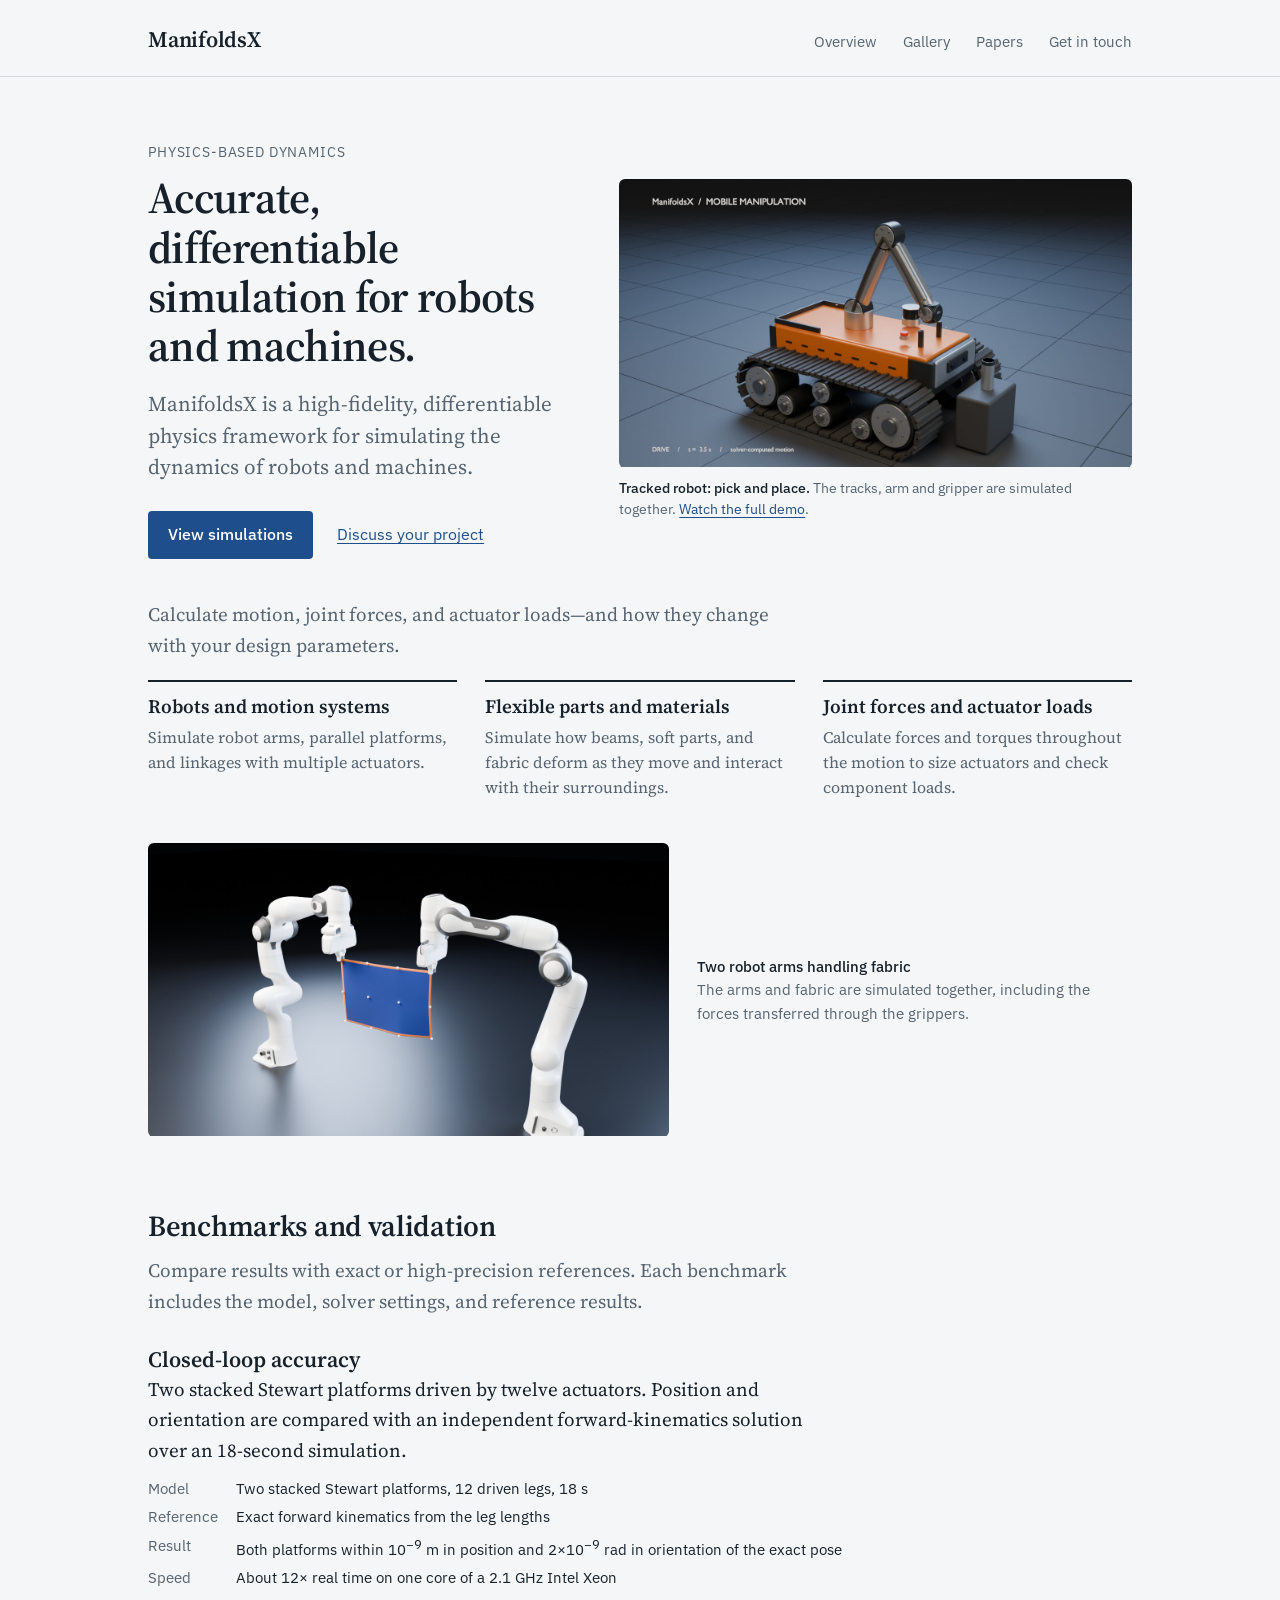
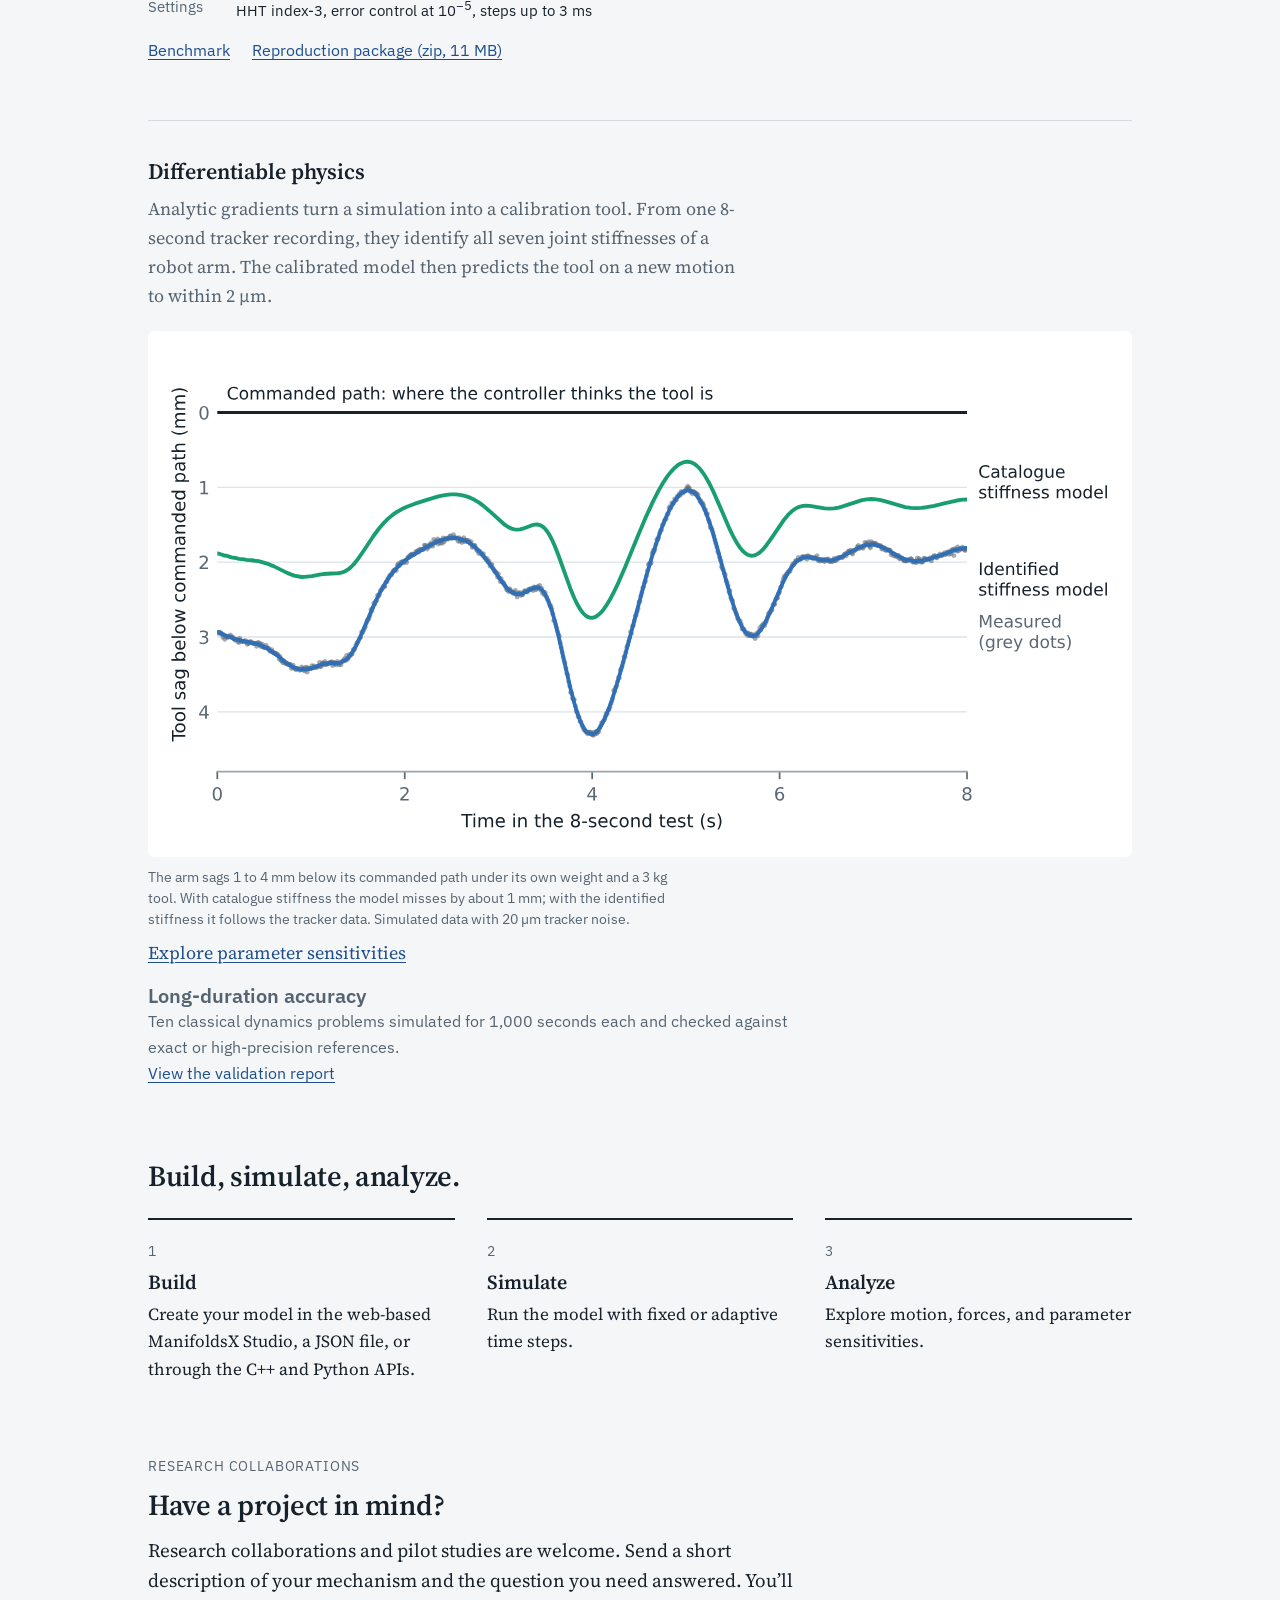
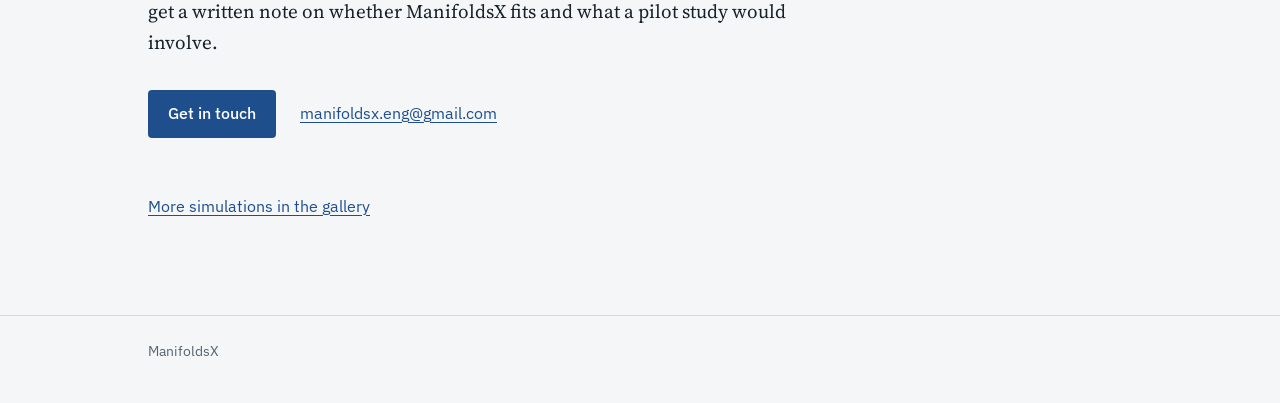
<file: index.html>
<!DOCTYPE html>
<html lang="en">
<head>
<meta charset="utf-8">
<meta name="viewport" content="width=device-width, initial-scale=1">
<title>ManifoldsX – accurate, differentiable simulation for robots and machines</title>
<meta name="description" content="ManifoldsX is a high-fidelity, differentiable physics framework for simulating the dynamics of robots and machines.">
<link rel="canonical" href="https://manifoldsx.github.io/">
<meta property="og:type" content="website">
<meta property="og:site_name" content="ManifoldsX">
<meta property="og:title" content="ManifoldsX – accurate, differentiable simulation for robots and machines">
<meta property="og:description" content="ManifoldsX is a high-fidelity, differentiable physics framework for simulating the dynamics of robots and machines.">
<meta property="og:url" content="https://manifoldsx.github.io/">
<meta name="twitter:card" content="summary">
<link rel="preload" href="assets/fonts/source-serif-4.woff2" as="font" type="font/woff2" crossorigin>
<link rel="stylesheet" href="assets/site.css">
</head>
<body>

<header class="site-header">
  <div class="wrap">
    <a class="brand" href="./">ManifoldsX</a>
    <nav class="site-nav" aria-label="Main">
      <a href="overview/">Overview</a>
      <a href="examples/">Gallery</a>
      <a href="papers/">Papers</a>
      <a href="#pilot">Get in touch</a>
    </nav>
  </div>
</header>

<main class="wrap">

  <section class="hero">
    <div class="hero-split">
      <div class="hero-text">
        <p class="eyebrow">Physics-based dynamics</p>
        <h1>Accurate, differentiable simulation for robots and machines.</h1>
        <p class="lead">ManifoldsX is a high-fidelity, differentiable physics framework for simulating the dynamics of robots and machines.</p>
        <div class="actions"><a class="button" href="examples/">View simulations</a><a href="#pilot">Discuss your project</a></div>
      </div>
      <figure class="hero-media">
        <a class="clip" href="examples/#tracked-robot">
          <video muted loop playsinline preload="metadata" poster="examples/media/tracked_robot.jpg" aria-label="Tracked robot picking up a sample and setting it down on its tray"><source src="examples/media/tracked_robot_preview.mp4" type="video/mp4"></video>
        </a>
        <figcaption><b>Tracked robot: pick and place.</b> The tracks, arm and gripper are simulated together. <a href="examples/#tracked-robot">Watch the full demo</a>.</figcaption>
      </figure>
    </div>
    <p class="hero-sub">Calculate motion, joint forces, and actuator loads—and how they change with your design parameters.</p>
    <div class="needs">
      <div><h3>Robots and motion systems</h3><p>Simulate robot arms, parallel platforms, and linkages with multiple actuators.</p></div>
      <div><h3>Flexible parts and materials</h3><p>Simulate how beams, soft parts, and fabric deform as they move and interact with their surroundings.</p></div>
      <div><h3>Joint forces and actuator loads</h3><p>Calculate forces and torques throughout the motion to size actuators and check component loads.</p></div>
    </div>
  </section>

  <section class="reel" aria-label="Featured simulations">
    <div class="second">
      <a class="clip" href="examples/#cotton">
        <video muted loop playsinline preload="none" poster="examples/media/robot_cloth_loop.jpg" aria-label="Two robot arms shaking a cotton sheet"><source src="examples/media/robot_cloth_loop.mp4" type="video/mp4"></video>
      </a>
      <p class="caption"><b>Two robot arms handling fabric</b><br>The arms and fabric are simulated together, including the forces transferred through the grippers.</p>
    </div>
  </section>

  <section class="section" id="evidence">
    <h2>Benchmarks and validation</h2>
    <p>Compare results with exact or high-precision references. Each benchmark includes the model, solver settings, and reference results.</p>

    <div class="proof-text">
      <h3>Closed-loop accuracy</h3>
      <p>Two stacked Stewart platforms driven by twelve actuators. Position and orientation are compared with an independent forward-kinematics solution over an 18-second simulation.</p>
      <dl class="facts">
        <dt>Model</dt><dd>Two stacked Stewart platforms, 12 driven legs, 18&nbsp;s</dd>
        <dt>Reference</dt><dd>Exact forward kinematics from the leg lengths</dd>
        <dt>Result</dt><dd>Both platforms within 10<sup>&minus;9</sup>&nbsp;m in position and 2&times;10<sup>&minus;9</sup>&nbsp;rad in orientation of the exact pose</dd>
        <dt>Speed</dt><dd>About 12&times; real time on one core of a 2.1&nbsp;GHz Intel Xeon</dd>
        <dt>Settings</dt><dd>HHT index-3, error control at 10<sup>&minus;5</sup>, steps up to 3&nbsp;ms</dd>
      </dl>
      <p class="links"><a href="stewart-benchmark/">Benchmark</a><a href="stewart-benchmark/double_stewart_reproduction.zip">Reproduction package (zip, 11&nbsp;MB)</a></p>
    </div>

    <div class="calib" id="sensitivity"><h3>Differentiable physics</h3><p>Analytic gradients turn a simulation into a calibration tool. From one 8-second tracker recording, they identify all seven joint stiffnesses of a robot arm. The calibrated model then predicts the tool on a new motion to within 2&nbsp;µm.</p>
      <figure class="figure"><picture><source media="(max-width: 600px)" srcset="examples/media/robot_stiffness_fit_phone.svg"><img src="examples/media/robot_stiffness_fit.svg" alt="Tool sag below the commanded path during the test: tracker data, the model with catalogue stiffness, and the model with identified stiffness" loading="lazy"></picture><figcaption>The arm sags 1 to 4&nbsp;mm below its commanded path under its own weight and a 3&nbsp;kg tool. With catalogue stiffness the model misses by about 1&nbsp;mm; with the identified stiffness it follows the tracker data. Simulated data with 20&nbsp;µm tracker noise.</figcaption></figure>
      <p><a href="differentiable-dynamics/">Explore parameter sensitivities</a></p></div>
    <div class="also tight"><h3>Long-duration accuracy</h3><p>Ten classical dynamics problems simulated for 1,000 seconds each and checked against exact or high-precision references.</p><a href="papers/">View the validation report</a></div>
  </section>

  <section class="section" id="workflow"><h2>Build, simulate, analyze.</h2><div class="steps">
<div><span class="when">1</span><h3>Build</h3><p>Create your model in the web-based ManifoldsX Studio, a JSON file, or through the C++ and Python APIs.</p></div>
<div><span class="when">2</span><h3>Simulate</h3><p>Run the model with fixed or adaptive time steps.</p></div>
<div><span class="when">3</span><h3>Analyze</h3><p>Explore motion, forces, and parameter sensitivities.</p></div>
</div></section>

  <section class="section pilot" id="pilot"><p class="eyebrow">Research collaborations</p><h2>Have a project in mind?</h2><p>Research collaborations and pilot studies are welcome. Send a short description of your mechanism and the question you need answered. You’ll get a written note on whether ManifoldsX fits and what a pilot study would involve.</p><div class="actions"><a class="button" href="mailto:manifoldsx.eng@gmail.com?subject=Research%20collaboration&amp;body=Mechanism%3A%0D%0AQuestion%20you%20need%20answered%3A%0D%0AData%20you%20have%20(CAD%2C%20measurements)%3A%0D%0A">Get in touch</a><a class="email" href="mailto:manifoldsx.eng@gmail.com">manifoldsx.eng@gmail.com</a></div></section>

  <p class="more-sims"><a href="examples/">More simulations in the gallery</a></p>

</main>

<footer class="site-footer">
  <div class="wrap">
    <span>ManifoldsX</span>
  </div>
</footer>

<script>
(() => {
  const vids = [...document.querySelectorAll('main video')];
  if (matchMedia('(prefers-reduced-motion: reduce)').matches || !('IntersectionObserver' in window)) return;
  const io = new IntersectionObserver(es => es.forEach(e => {
    const v = e.target;
    if (e.isIntersecting) { if (v.preload === 'none') v.preload = 'auto'; v.play().catch(() => {}); } else v.pause();
  }), { threshold: 0.35 });
  vids.forEach(v => io.observe(v));
})();

</script>
</body>
</html>
</file>
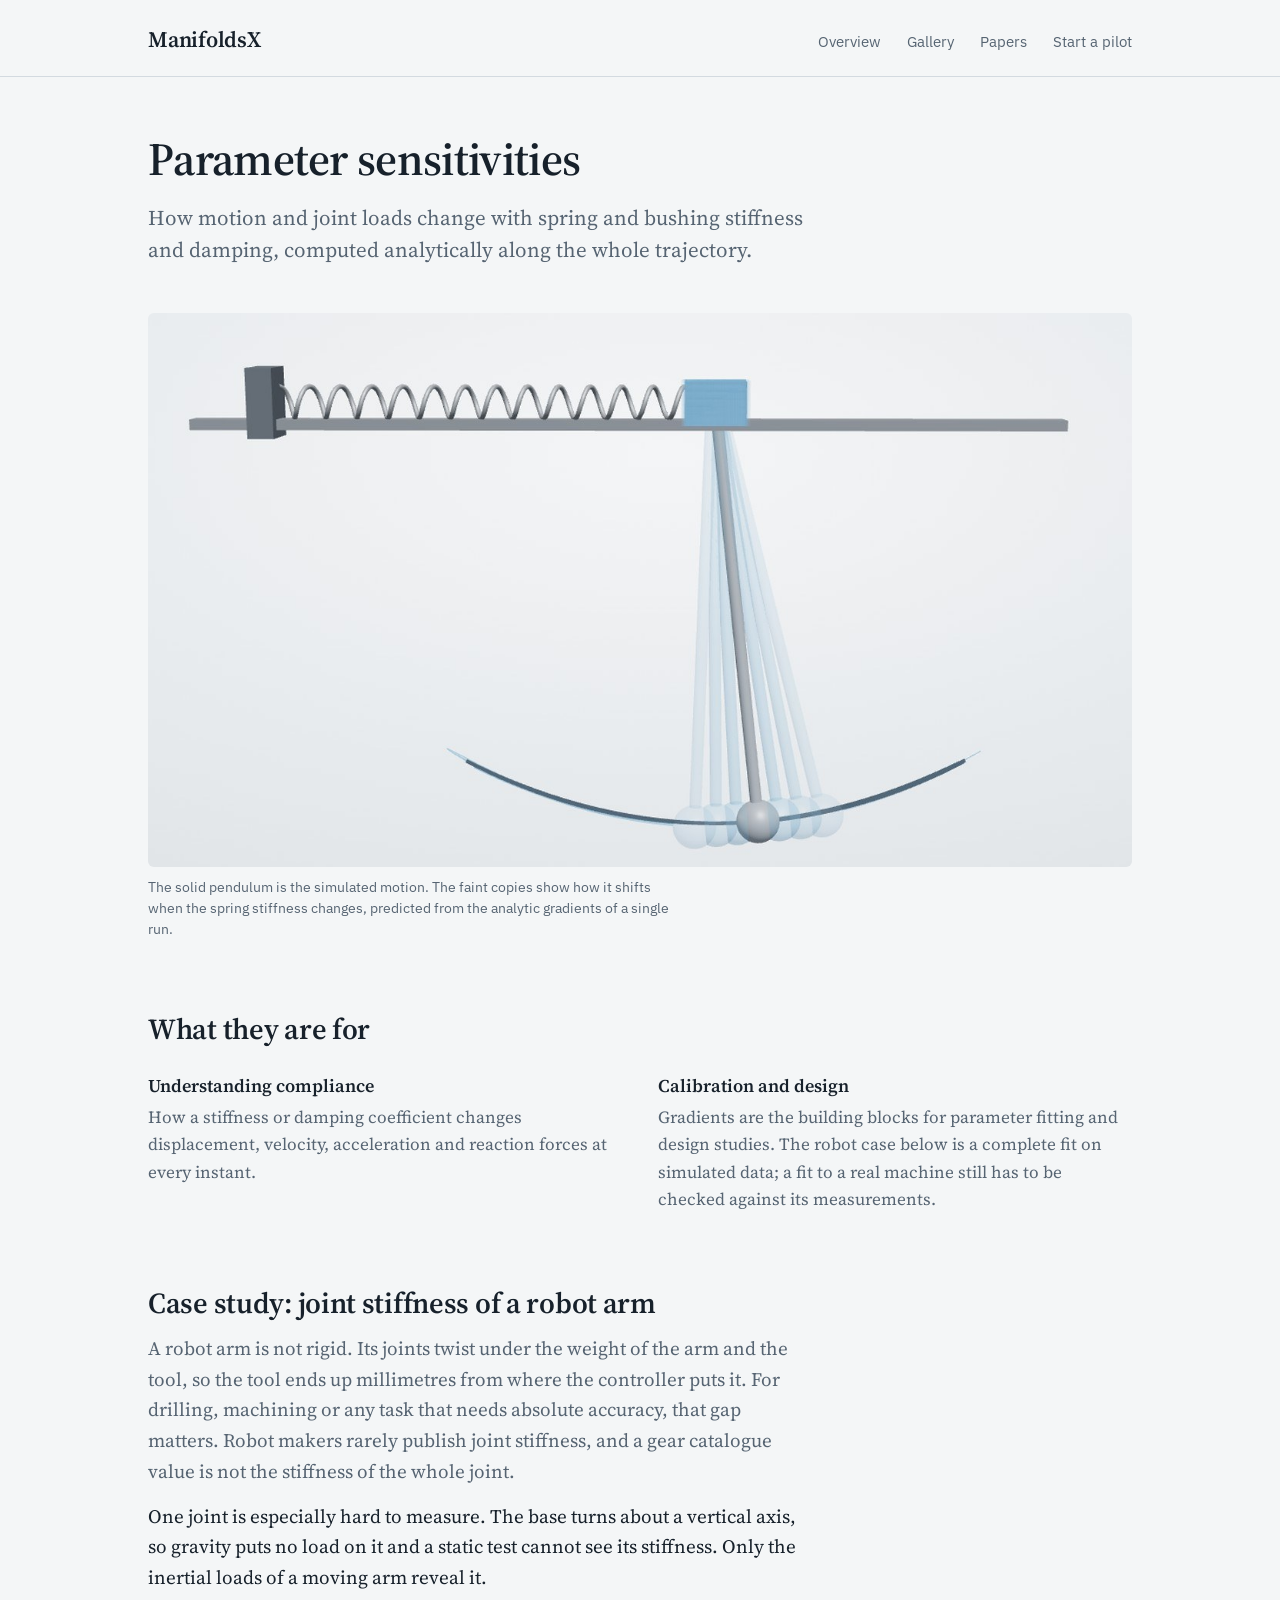
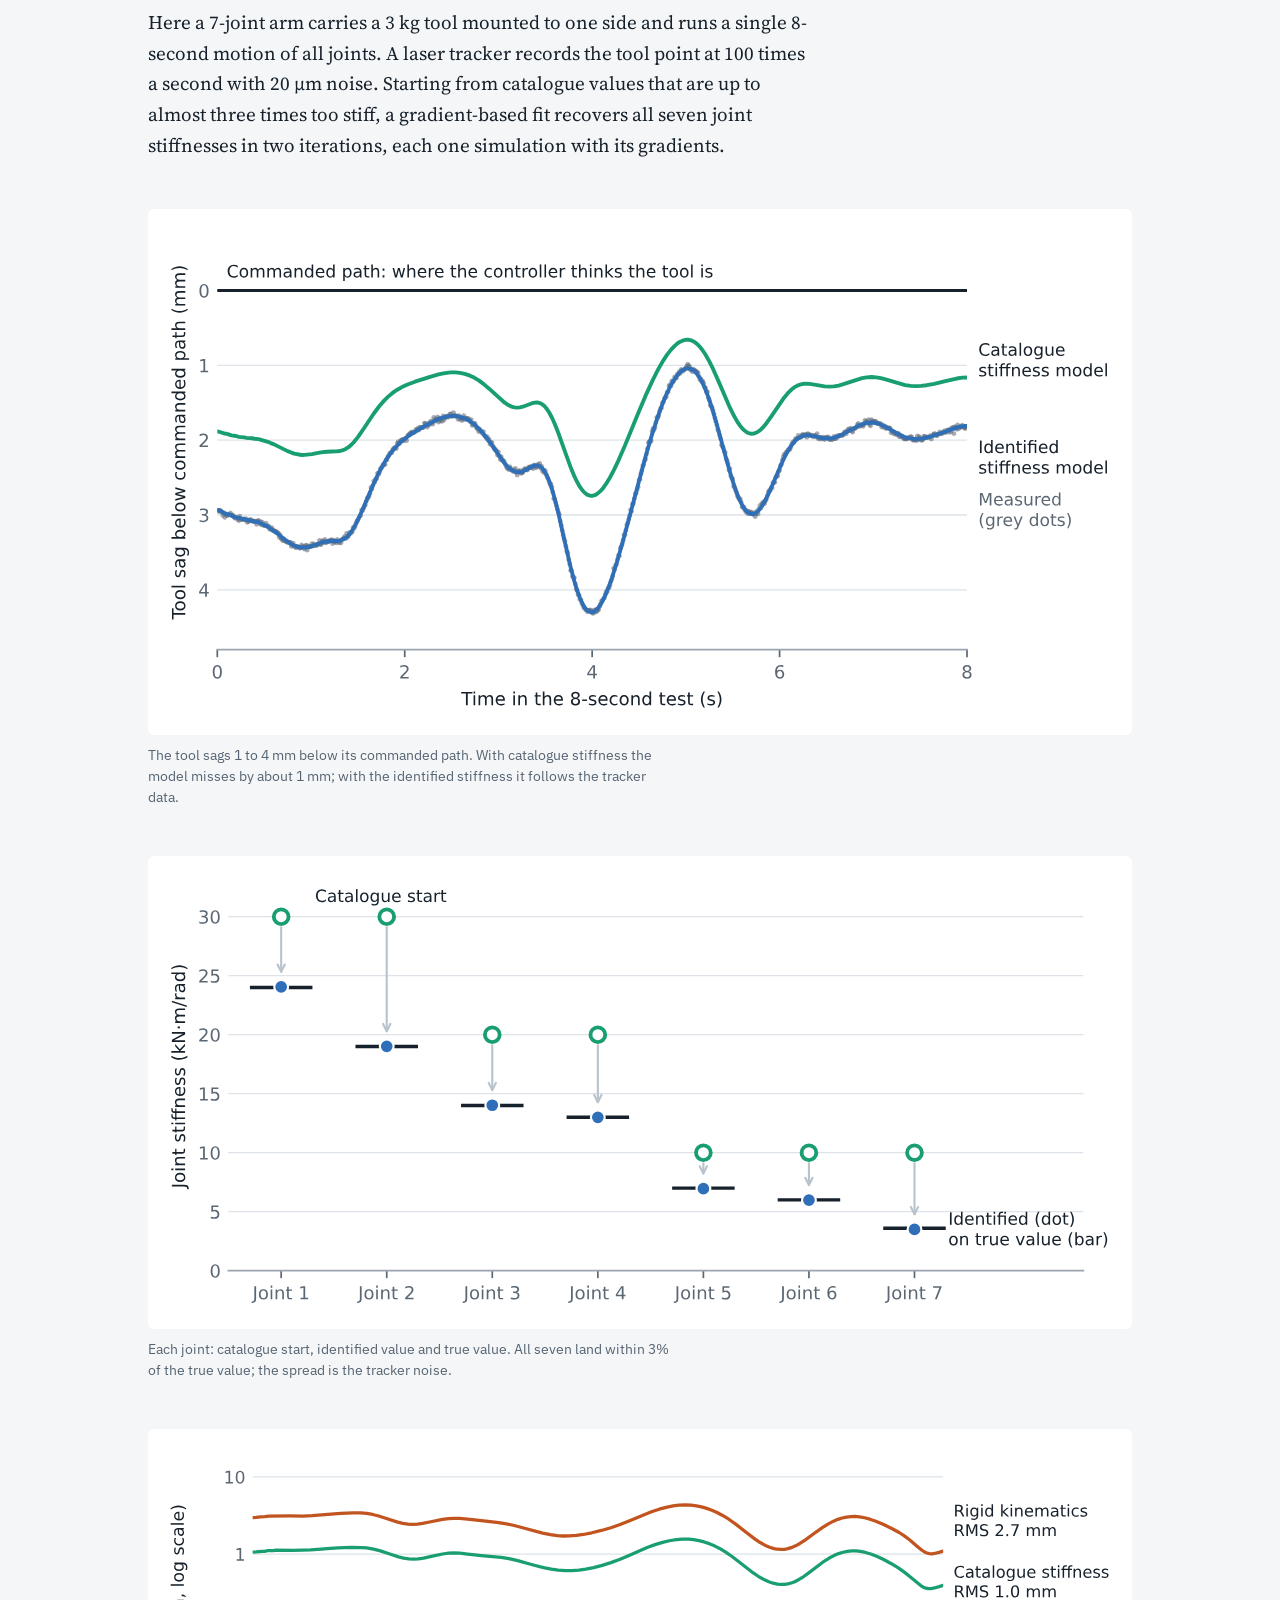
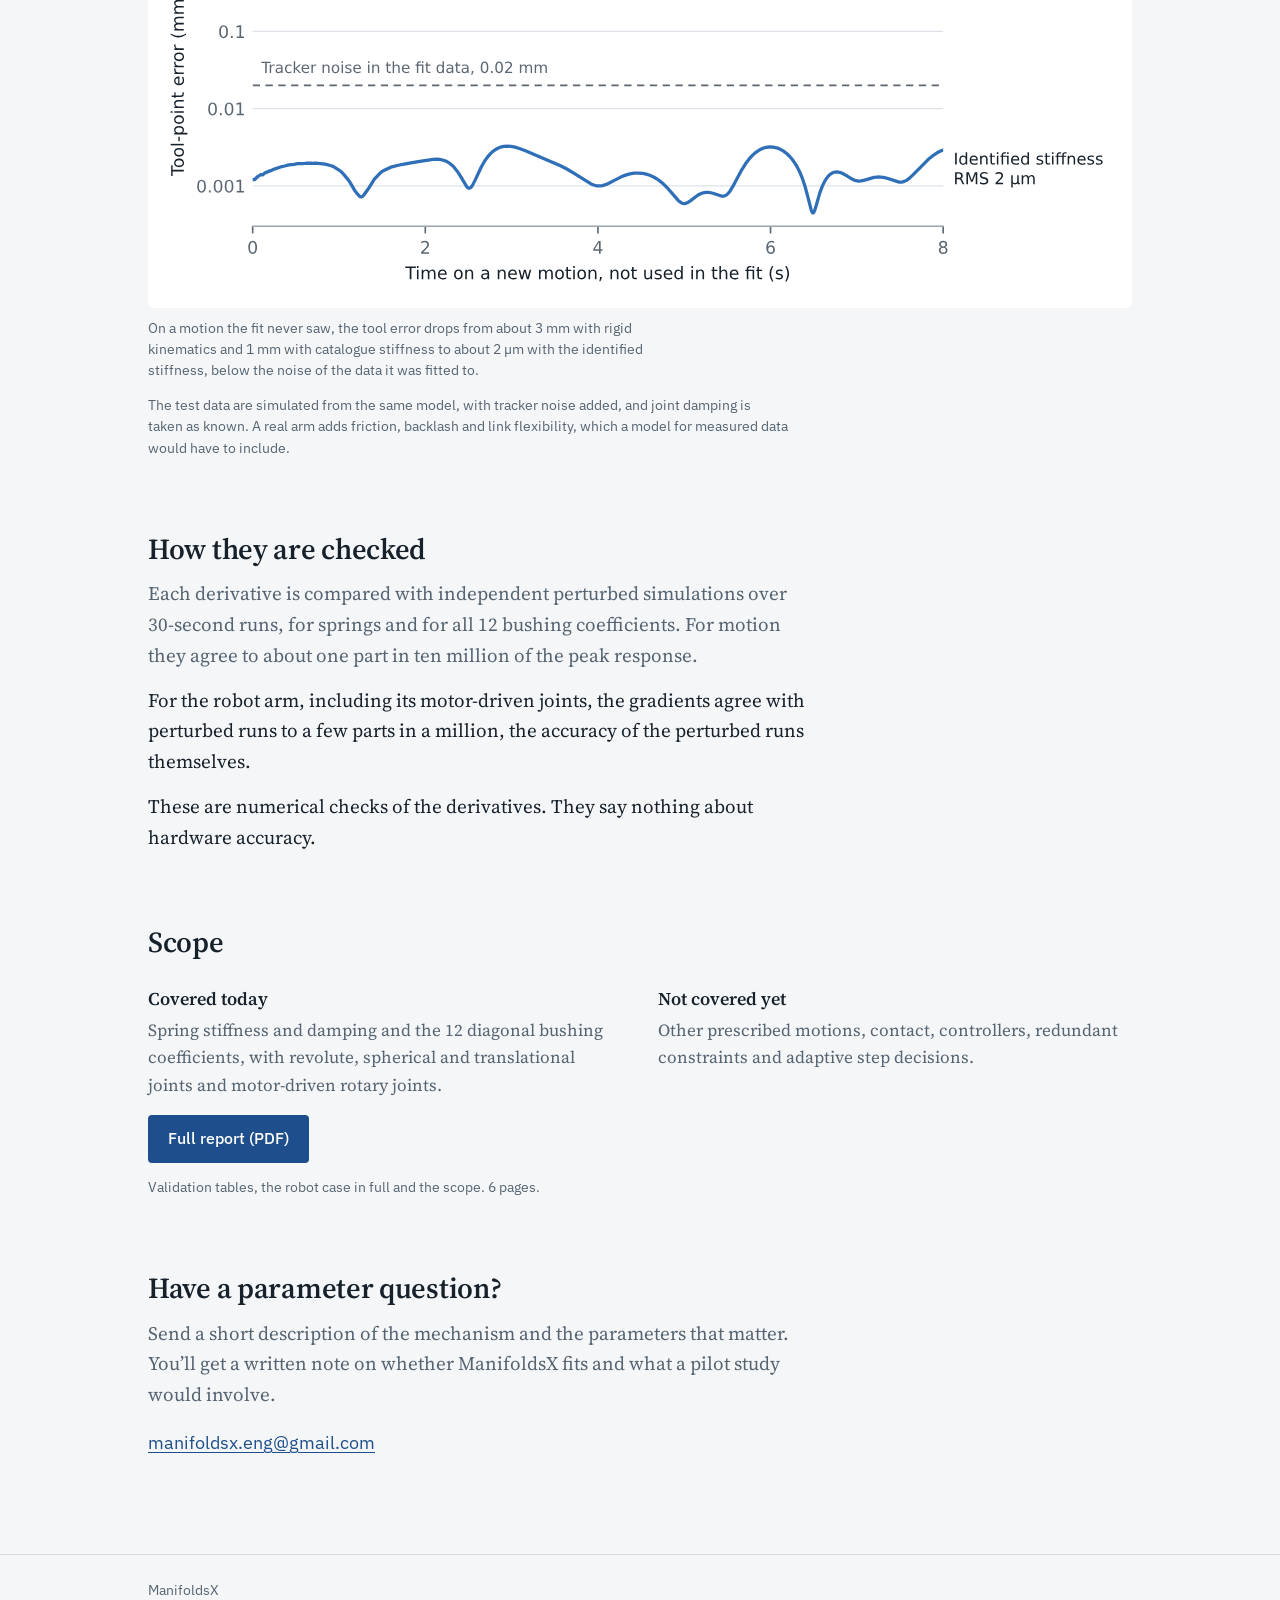
<file: differentiable-dynamics/index.html>
<!DOCTYPE html>
<html lang="en">
<head>
<meta charset="utf-8">
<meta name="viewport" content="width=device-width, initial-scale=1">
<title>Parameter sensitivities – ManifoldsX</title>
<meta name="description" content="Analytic trajectory sensitivities in ManifoldsX: a robot joint-stiffness case study, how the gradients are checked and what they cover.">
<link rel="canonical" href="https://manifoldsx.github.io/differentiable-dynamics/">
<meta property="og:type" content="website">
<meta property="og:site_name" content="ManifoldsX">
<meta property="og:title" content="Parameter sensitivities – ManifoldsX">
<meta property="og:description" content="Analytic trajectory sensitivities in ManifoldsX: a robot joint-stiffness case study, how the gradients are checked and what they cover.">
<meta property="og:url" content="https://manifoldsx.github.io/differentiable-dynamics/">
<meta name="twitter:card" content="summary">
<link rel="preload" href="../assets/fonts/source-serif-4.woff2" as="font" type="font/woff2" crossorigin>
<link rel="stylesheet" href="../assets/site.css">
</head>
<body>

<header class="site-header">
  <div class="wrap">
    <a class="brand" href="../">ManifoldsX</a>
    <nav class="site-nav" aria-label="Main">
      <a href="../overview/">Overview</a>
      <a href="../examples/">Gallery</a>
      <a href="../papers/">Papers</a>
      <a href="../#pilot">Start a pilot</a>
    </nav>
  </div>
</header>

<main class="wrap">

  <section class="page-head">
    <h1>Parameter sensitivities</h1>
    <p class="lead">How motion and joint loads change with spring and bushing stiffness and damping, computed analytically along the whole trajectory.</p>
  </section>

  <figure class="figure">
    <img src="../papers/media/sensitivities.jpg" alt="Slider and pendulum on a spring, with faint copies showing how the swing shifts as the spring stiffness changes" width="1280" height="720" style="width:100%;height:auto;border-radius:6px">
    <figcaption>The solid pendulum is the simulated motion. The faint copies show how it shifts when the spring stiffness changes, predicted from the analytic gradients of a single run.</figcaption>
  </figure>

  <section class="section">
    <h2>What they are for</h2>
    <div class="notes">
      <div><h3>Understanding compliance</h3><p>How a stiffness or damping coefficient changes displacement, velocity, acceleration and reaction forces at every instant.</p></div>
      <div><h3>Calibration and design</h3><p>Gradients are the building blocks for parameter fitting and design studies. The robot case below is a complete fit on simulated data; a fit to a real machine still has to be checked against its measurements.</p></div>
    </div>
  </section>

  <section class="section" id="robot">
    <h2>Case study: joint stiffness of a robot arm</h2>
    <p>A robot arm is not rigid. Its joints twist under the weight of the arm and the tool, so the tool ends up millimetres from where the controller puts it. For drilling, machining or any task that needs absolute accuracy, that gap matters. Robot makers rarely publish joint stiffness, and a gear catalogue value is not the stiffness of the whole joint.</p>
    <p>One joint is especially hard to measure. The base turns about a vertical axis, so gravity puts no load on it and a static test cannot see its stiffness. Only the inertial loads of a moving arm reveal it.</p>
    <p>Here a 7-joint arm carries a 3&nbsp;kg tool mounted to one side and runs a single 8-second motion of all joints. A laser tracker records the tool point at 100 times a second with 20&nbsp;µm noise. Starting from catalogue values that are up to almost three times too stiff, a gradient-based fit recovers all seven joint stiffnesses in two iterations, each one simulation with its gradients.</p>
    <figure class="figure"><picture><source media="(max-width: 600px)" srcset="../examples/media/robot_stiffness_fit_phone.svg"><img src="../examples/media/robot_stiffness_fit.svg" alt="Tool sag below the commanded path: tracker data, the model with catalogue stiffness and the model with identified stiffness" loading="lazy" style="width:100%;height:auto;background:#fff;border-radius:6px;padding:10px 8px"></picture><figcaption>The tool sags 1 to 4&nbsp;mm below its commanded path. With catalogue stiffness the model misses by about 1&nbsp;mm; with the identified stiffness it follows the tracker data.</figcaption></figure>
    <figure class="figure"><picture><source media="(max-width: 600px)" srcset="../examples/media/robot_stiffness_joints_phone.svg"><img src="../examples/media/robot_stiffness_joints.svg" alt="Joint stiffness for each of the seven joints: catalogue start, identified value and true value" loading="lazy" style="width:100%;height:auto;background:#fff;border-radius:6px;padding:10px 8px"></picture><figcaption>Each joint: catalogue start, identified value and true value. All seven land within 3% of the true value; the spread is the tracker noise.</figcaption></figure>
    <figure class="figure"><picture><source media="(max-width: 600px)" srcset="../examples/media/robot_stiffness_validation_phone.svg"><img src="../examples/media/robot_stiffness_validation.svg" alt="Tool-point error on a new motion for rigid kinematics, catalogue stiffness and identified stiffness" loading="lazy" style="width:100%;height:auto;background:#fff;border-radius:6px;padding:10px 8px"></picture><figcaption>On a motion the fit never saw, the tool error drops from about 3&nbsp;mm with rigid kinematics and 1&nbsp;mm with catalogue stiffness to about 2&nbsp;µm with the identified stiffness, below the noise of the data it was fitted to.</figcaption></figure>
    <p class="note">The test data are simulated from the same model, with tracker noise added, and joint damping is taken as known. A real arm adds friction, backlash and link flexibility, which a model for measured data would have to include.</p>
  </section>

  <section class="section" id="evidence">
    <h2>How they are checked</h2>
    <p>Each derivative is compared with independent perturbed simulations over 30-second runs, for springs and for all 12 bushing coefficients. For motion they agree to about one part in ten million of the peak response.</p>
    <p>For the robot arm, including its motor-driven joints, the gradients agree with perturbed runs to a few parts in a million, the accuracy of the perturbed runs themselves.</p>
    <p>These are numerical checks of the derivatives. They say nothing about hardware accuracy.</p>
  </section>

  <section class="section">
    <h2>Scope</h2>
    <div class="notes">
      <div><h3>Covered today</h3><p>Spring stiffness and damping and the 12 diagonal bushing coefficients, with revolute, spherical and translational joints and motor-driven rotary joints.</p></div>
      <div><h3>Not covered yet</h3><p>Other prescribed motions, contact, controllers, redundant constraints and adaptive step decisions.</p></div>
    </div>
    <div class="links"><a class="button" href="ManifoldsX_Parameter_Sensitivities.pdf">Full report (PDF)</a></div>
    <p class="note">Validation tables, the robot case in full and the scope. 6 pages.</p>
  </section>

<section class="section contact" id="contact">
    <h2>Have a parameter question?</h2>
    <p>Send a short description of the mechanism and the parameters that matter. You’ll get a written note on whether ManifoldsX fits and what a pilot study would involve.</p>
    <a class="email" href="mailto:manifoldsx.eng@gmail.com?subject=ManifoldsX%20sensitivities">manifoldsx.eng@gmail.com</a>
  </section>

</main>

<footer class="site-footer">
  <div class="wrap">
    <span>ManifoldsX</span>
  </div>
</footer>

</body>
</html>
</file>
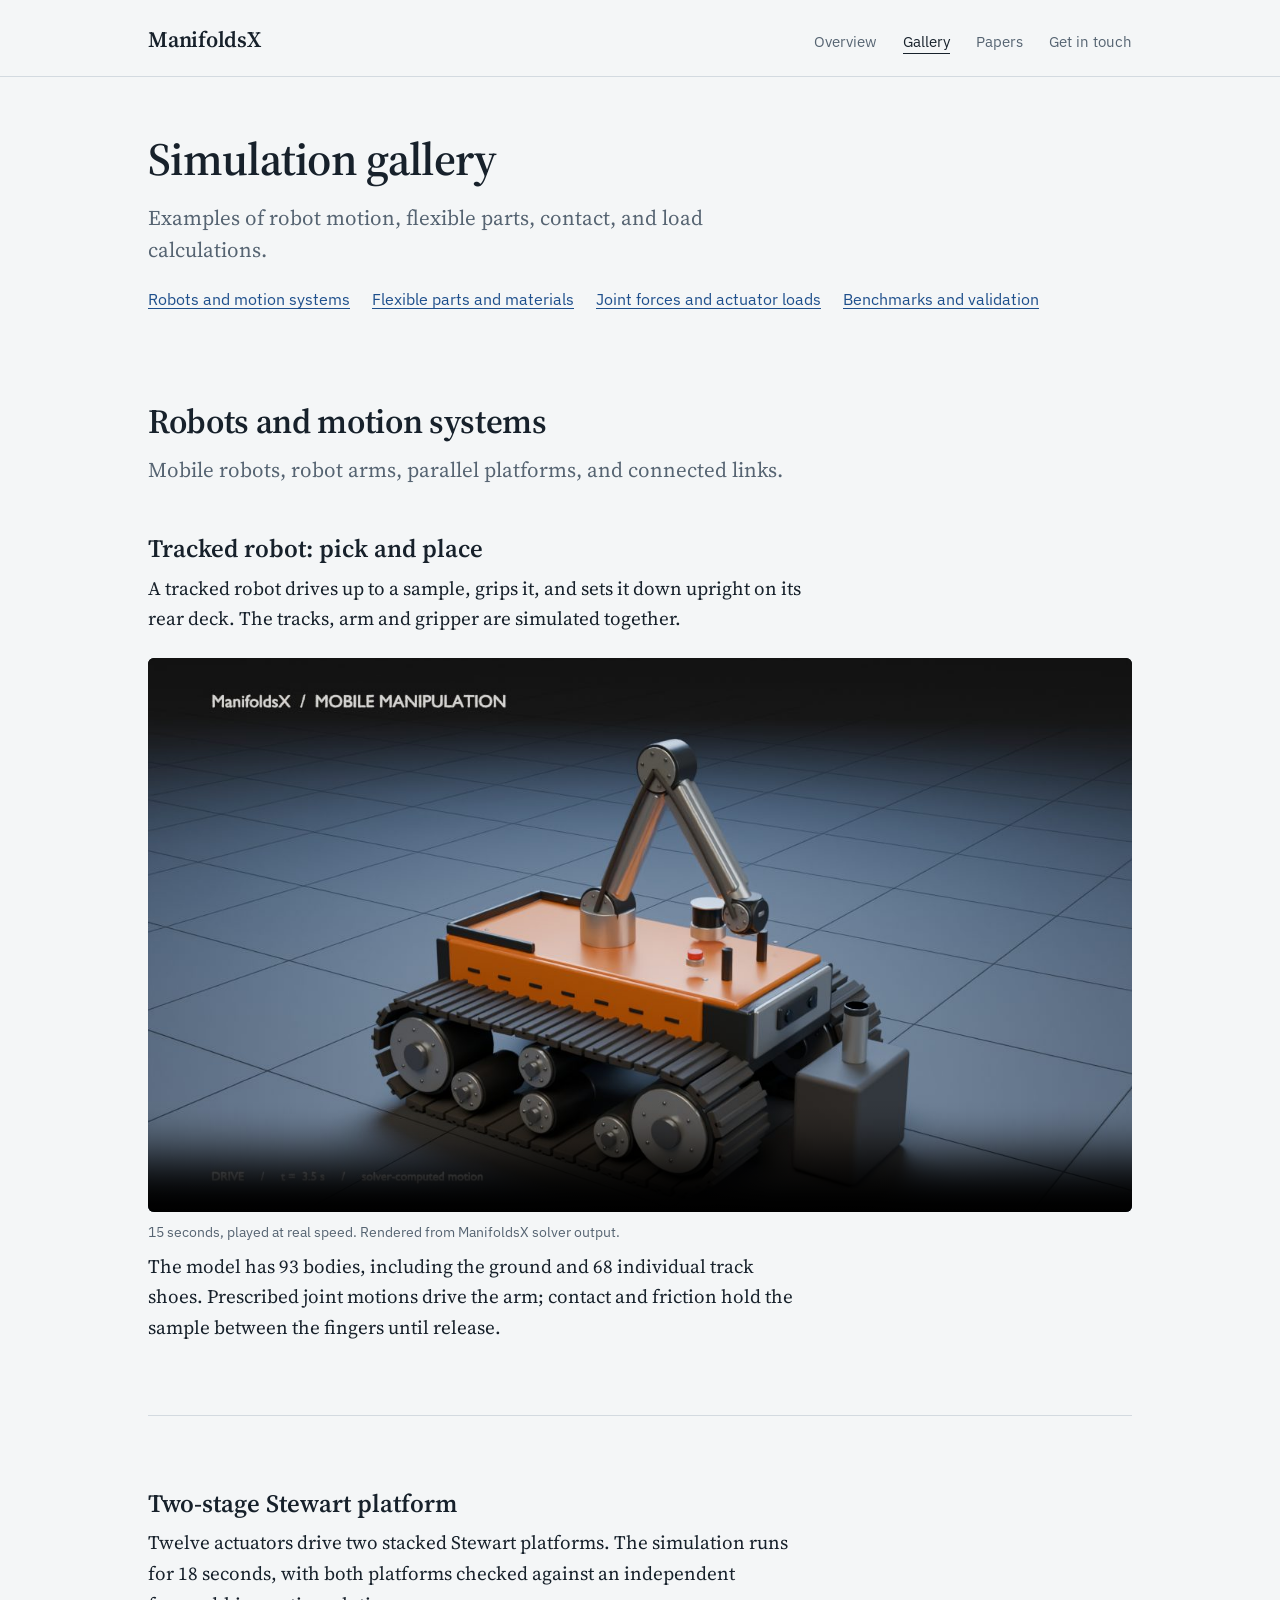
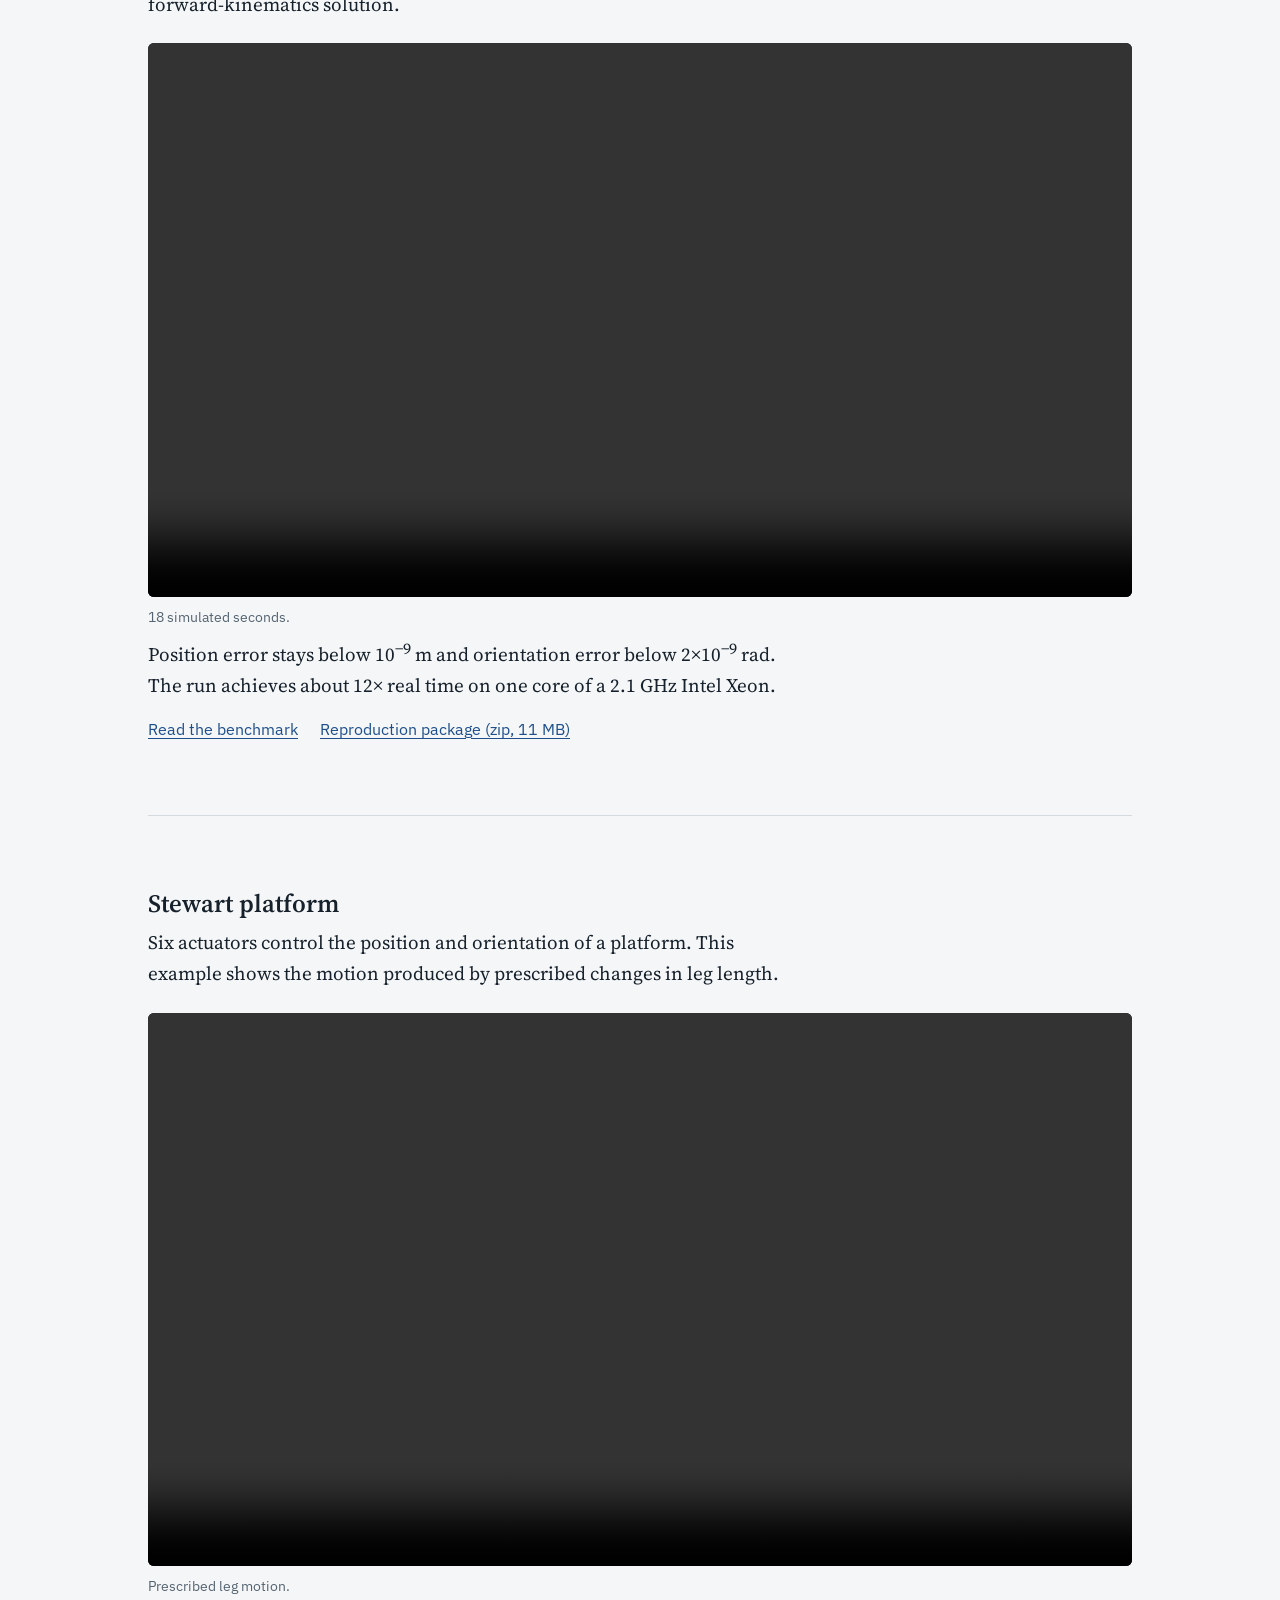
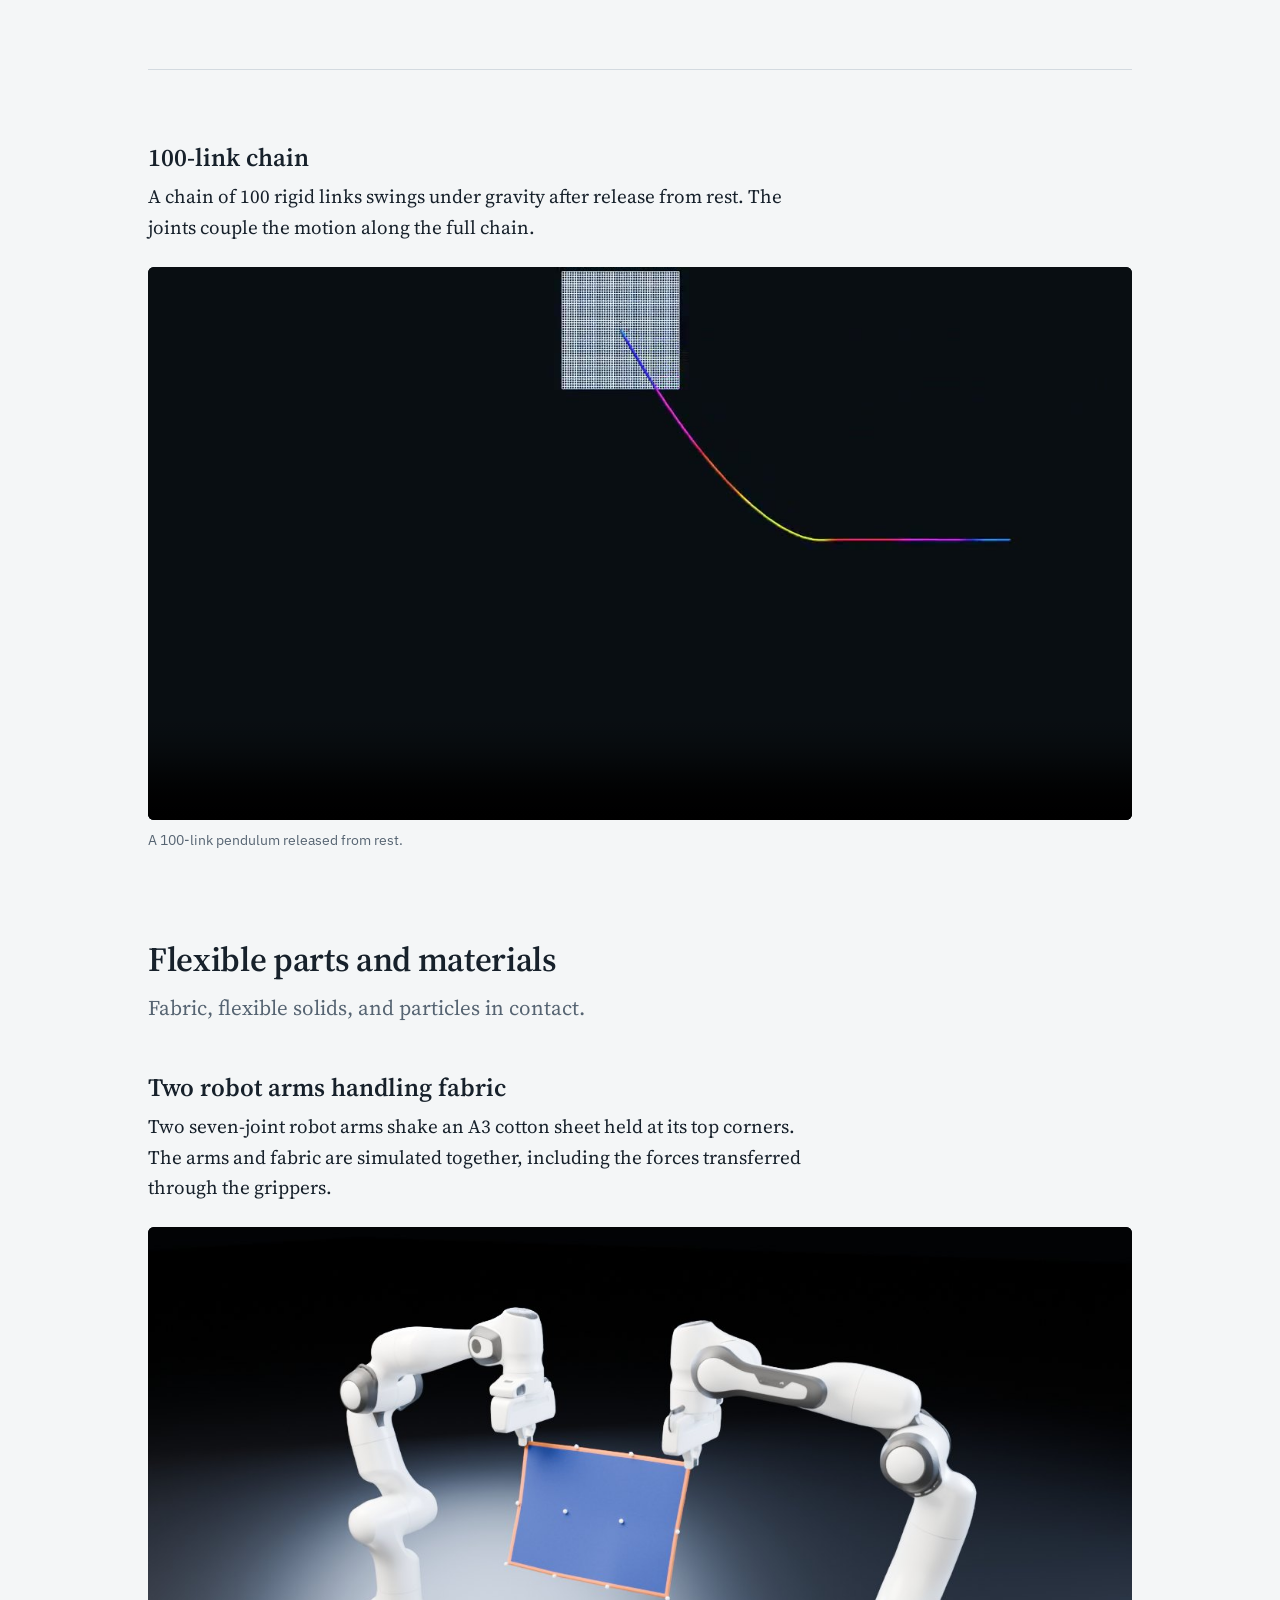
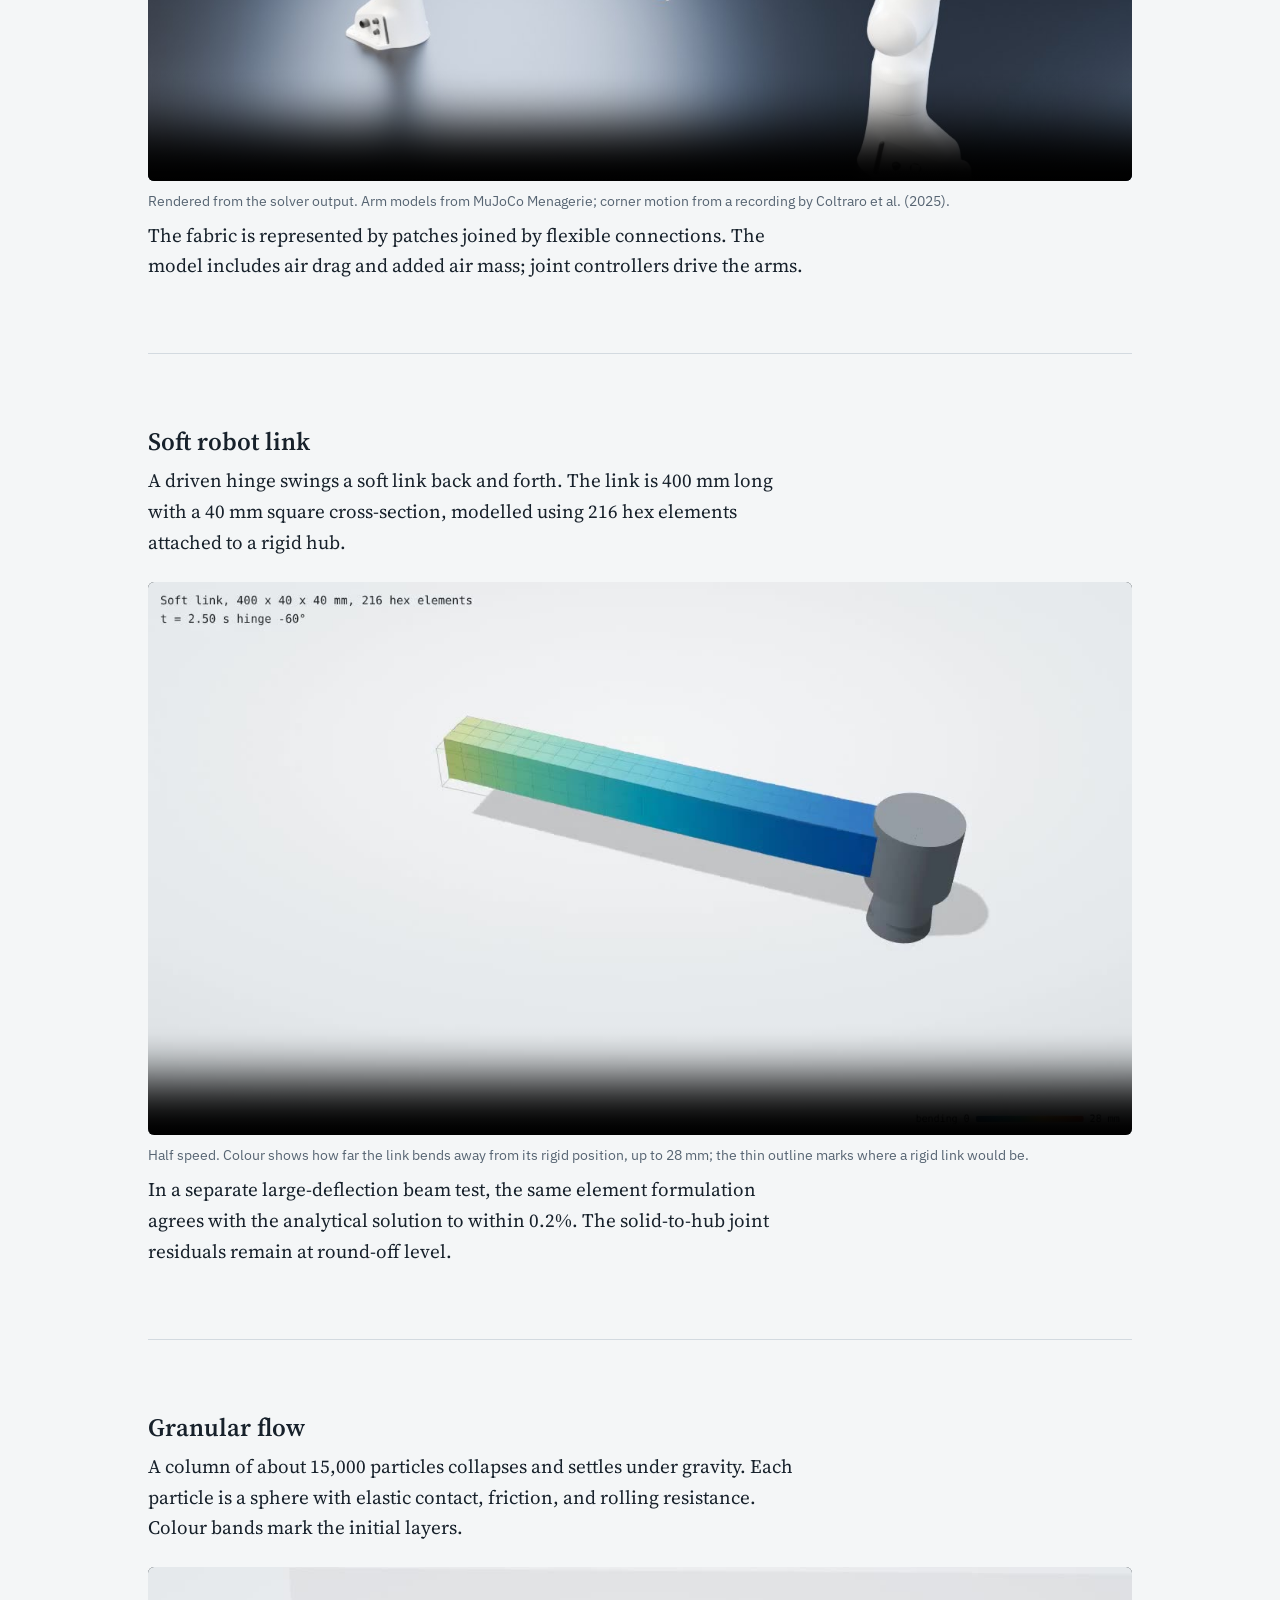
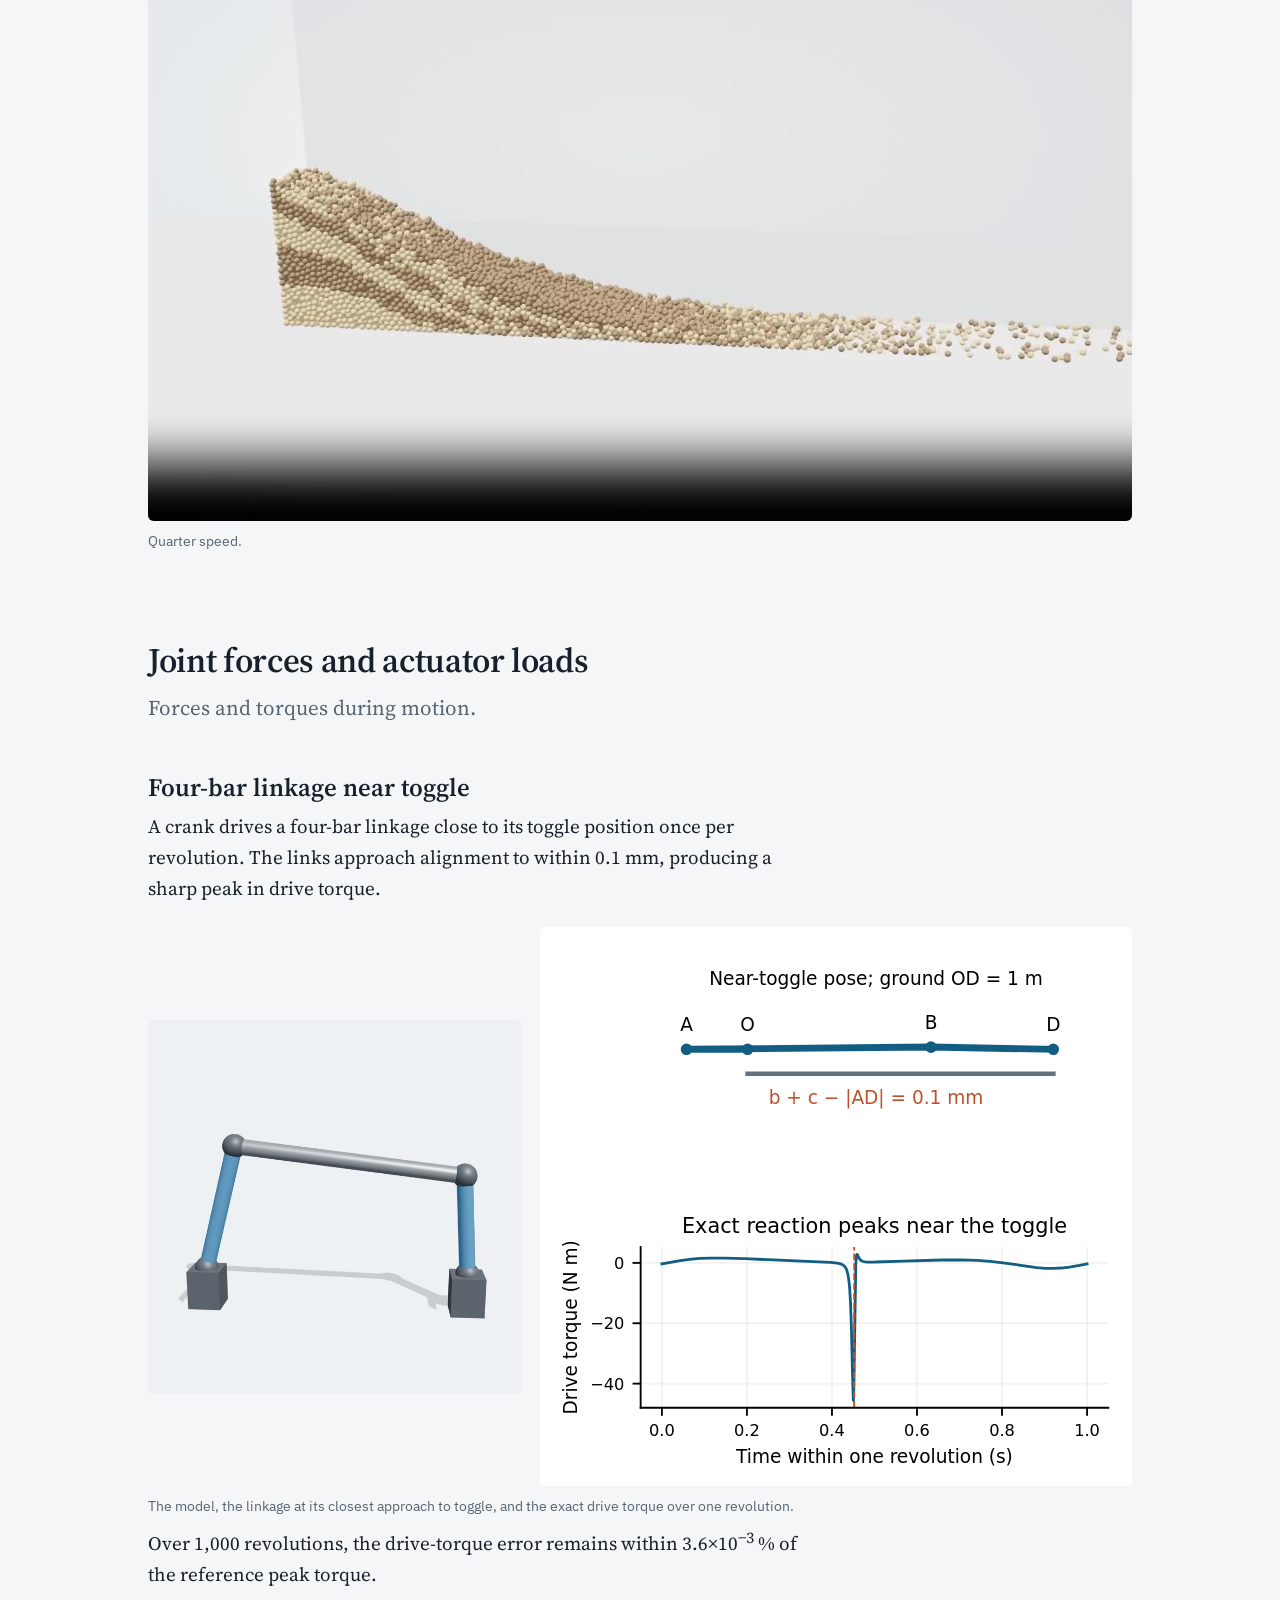
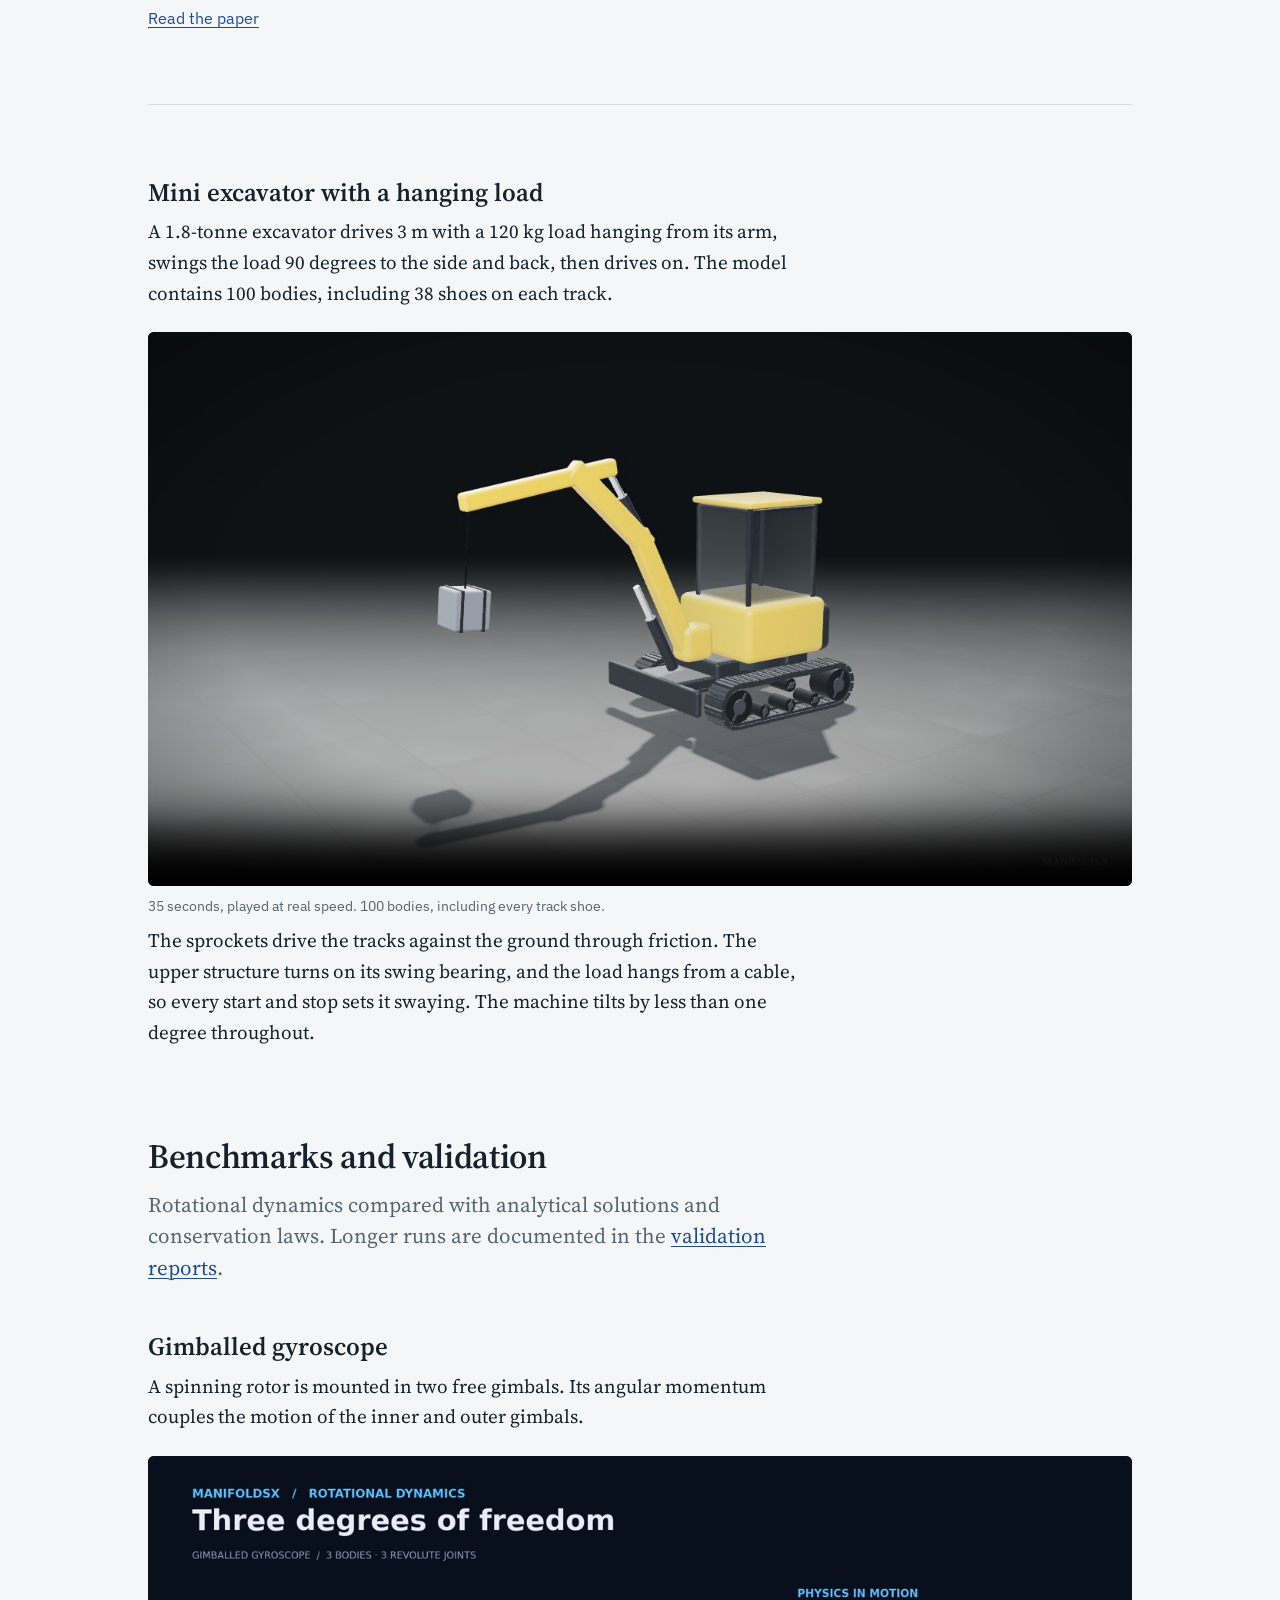
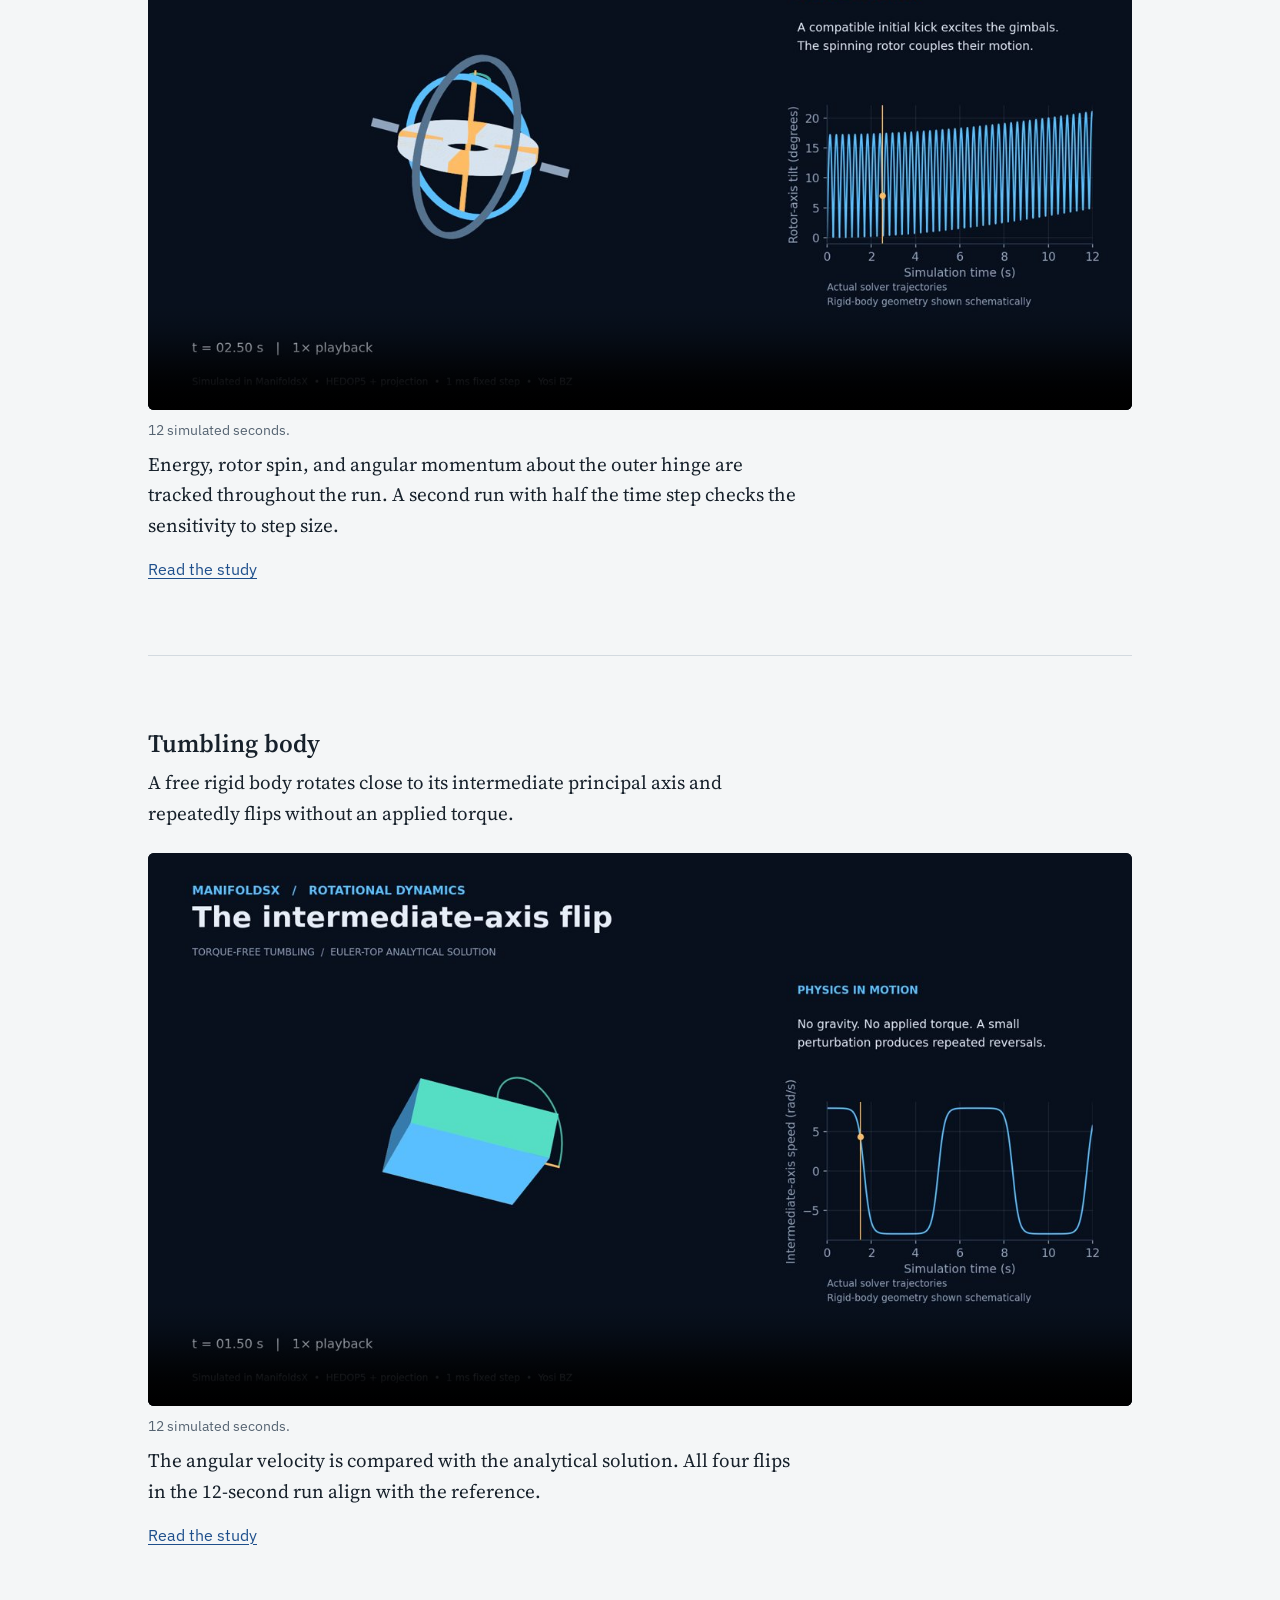
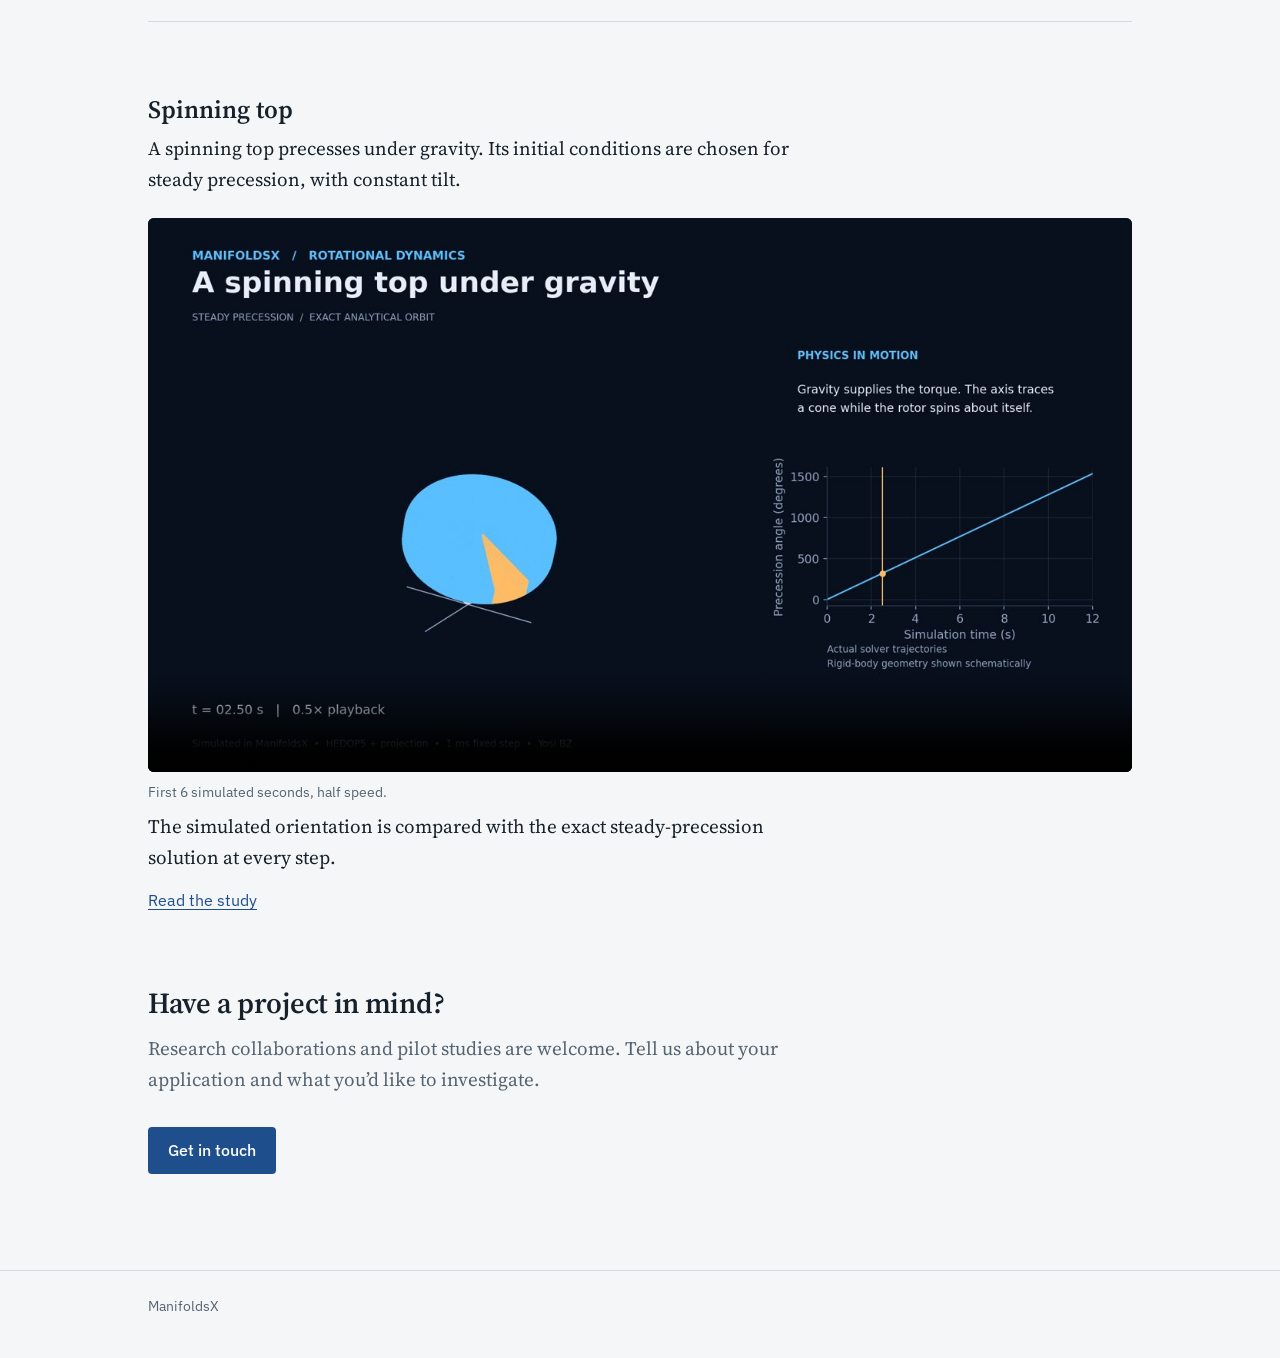
<file: examples/index.html>
<!DOCTYPE html>
<html lang="en">
<head>
<meta charset="utf-8">
<meta name="viewport" content="width=device-width, initial-scale=1">
<title>Simulation gallery – ManifoldsX</title>
<meta name="description" content="Robot motion, flexible parts, granular flow, and load calculations simulated with ManifoldsX.">
<link rel="canonical" href="https://manifoldsx.github.io/examples/">
<meta property="og:type" content="website">
<meta property="og:site_name" content="ManifoldsX">
<meta property="og:title" content="Simulation gallery – ManifoldsX">
<meta property="og:description" content="Robot motion, flexible parts, granular flow, and load calculations simulated with ManifoldsX.">
<meta property="og:url" content="https://manifoldsx.github.io/examples/">
<meta name="twitter:card" content="summary">
<link rel="preload" href="../assets/fonts/source-serif-4.woff2" as="font" type="font/woff2" crossorigin>
<link rel="stylesheet" href="../assets/site.css">
</head>
<body>

<header class="site-header">
  <div class="wrap">
    <a class="brand" href="../">ManifoldsX</a>
    <nav class="site-nav" aria-label="Main">
      <a href="../overview/">Overview</a>
      <a href="../examples/" aria-current="page">Gallery</a>
      <a href="../papers/">Papers</a>
      <a href="../#pilot">Get in touch</a>
    </nav>
  </div>
</header>

<main class="wrap">

  <section class="page-head">
    <h1>Simulation gallery</h1>
    <p class="lead">Examples of robot motion, flexible parts, contact, and load calculations.</p>
    <nav class="toc" aria-label="Groups">
      <a href="#coordinated-motion">Robots and motion systems</a>
      <a href="#flexible-interaction">Flexible parts and materials</a>
      <a href="#accurate-loads">Joint forces and actuator loads</a>
      <a href="#exact-answers">Benchmarks and validation</a>
    </nav>
  </section>

  <section class="need-group" id="coordinated-motion">
    <h2>Robots and motion systems</h2>
    <p class="lead">Mobile robots, robot arms, parallel platforms, and connected links.</p>
  <article class="case" id="tracked-robot">
    <h3 class="case-title">Tracked robot: pick and place</h3>
    <p>A tracked robot drives up to a sample, grips it, and sets it down upright on its rear deck. The tracks, arm and gripper are simulated together.</p>
    <figure>
      <video controls muted playsinline preload="metadata" poster="media/tracked_robot.jpg" aria-label="Tracked robot driving, gripping a sample, lifting it and setting it down upright on its rear deck"><source src="media/tracked_robot.mp4" type="video/mp4"></video>
      <figcaption>15 seconds, played at real speed. Rendered from ManifoldsX solver output.</figcaption>
    </figure>
    <p>The model has 93 bodies, including the ground and 68 individual track shoes. Prescribed joint motions drive the arm; contact and friction hold the sample between the fingers until release.</p>
  </article>

  <article class="case" id="double-stewart">
    <h3 class="case-title">Two-stage Stewart platform</h3>
    <p>Twelve actuators drive two stacked Stewart platforms. The simulation runs for 18 seconds, with both platforms checked against an independent forward-kinematics solution.</p>
    <figure>
      <video controls muted playsinline preload="metadata" aria-label="Two-stage Stewart platform simulation"><source src="../Double_Stewart.mp4#t=0.5" type="video/mp4"></video>
      <figcaption>18 simulated seconds.</figcaption>
    </figure>
    <p>Position error stays below 10<sup>&minus;9</sup>&nbsp;m and orientation error below 2&times;10<sup>&minus;9</sup>&nbsp;rad. The run achieves about 12&times; real time on one core of a 2.1&nbsp;GHz Intel Xeon.</p>
    <div class="links"><a href="../stewart-benchmark/">Read the benchmark</a><a href="../stewart-benchmark/double_stewart_reproduction.zip">Reproduction package (zip, 11&nbsp;MB)</a></div>
  </article>

  <article class="case" id="stewart">
    <h3 class="case-title">Stewart platform</h3>
    <p>Six actuators control the position and orientation of a platform. This example shows the motion produced by prescribed changes in leg length.</p>
    <figure>
      <video controls muted playsinline preload="metadata" aria-label="Single-stage Stewart platform simulation"><source src="../Stewart.mp4#t=0.5" type="video/mp4"></video>
      <figcaption>Prescribed leg motion.</figcaption>
    </figure>
  </article>

  <article class="case" id="chain">
    <h3 class="case-title">100-link chain</h3>
    <p>A chain of 100 rigid links swings under gravity after release from rest. The joints couple the motion along the full chain.</p>
    <figure>
      <video controls muted playsinline preload="metadata" poster="media/chain100.jpg" aria-label="100-link chain simulation"><source src="media/chain100.mp4" type="video/mp4"></video>
      <figcaption>A 100-link pendulum released from rest.</figcaption>
    </figure>
  </article>
  </section>

  <section class="need-group" id="flexible-interaction">
    <h2>Flexible parts and materials</h2>
    <p class="lead">Fabric, flexible solids, and particles in contact.</p>
  <article class="case" id="cotton">
    <h3 class="case-title">Two robot arms handling fabric</h3>
    <p>Two seven-joint robot arms shake an A3 cotton sheet held at its top corners. The arms and fabric are simulated together, including the forces transferred through the grippers.</p>
    <figure>
      <video controls muted playsinline preload="metadata" poster="media/robot_cloth.jpg" aria-label="Two robot arms shaking a cotton sheet"><source src="media/robot_cloth.mp4" type="video/mp4"></video>
      <figcaption>Rendered from the solver output. Arm models from MuJoCo Menagerie; corner motion from a recording by Coltraro et al. (2025).</figcaption>
    </figure>
    <p>The fabric is represented by patches joined by flexible connections. The model includes air drag and added air mass; joint controllers drive the arms.</p>
  </article>

  <article class="case" id="soft-link">
    <h3 class="case-title">Soft robot link</h3>
    <p>A driven hinge swings a soft link back and forth. The link is 400&nbsp;mm long with a 40&nbsp;mm square cross-section, modelled using 216 hex elements attached to a rigid hub.</p>
    <figure>
      <video controls muted playsinline preload="metadata" poster="media/soft_link.jpg" aria-label="Soft link swung by a driven hinge"><source src="media/soft_link.mp4" type="video/mp4"></video>
      <figcaption>Half speed. Colour shows how far the link bends away from its rigid position, up to 28 mm; the thin outline marks where a rigid link would be.</figcaption>
    </figure>
    <p>In a separate large-deflection beam test, the same element formulation agrees with the analytical solution to within 0.2%. The solid-to-hub joint residuals remain at round-off level.</p>
  </article>

  <article class="case" id="granular">
    <h3 class="case-title">Granular flow</h3>
    <p>A column of about 15,000 particles collapses and settles under gravity. Each particle is a sphere with elastic contact, friction, and rolling resistance. Colour bands mark the initial layers.</p>
    <figure>
      <video controls muted playsinline preload="metadata" poster="media/granular_collapse.jpg" aria-label="Granular column collapsing"><source src="media/granular_collapse.mp4" type="video/mp4"></video>
      <figcaption>Quarter speed.</figcaption>
    </figure>
  </article>
  </section>

  <section class="need-group" id="accurate-loads">
    <h2>Joint forces and actuator loads</h2>
    <p class="lead">Forces and torques during motion.</p>
  <article class="case" id="four-bar">
    <h3 class="case-title">Four-bar linkage near toggle</h3>
    <p>A crank drives a four-bar linkage close to its toggle position once per revolution. The links approach alignment to within 0.1&nbsp;mm, producing a sharp peak in drive torque.</p>
    <figure class="pairfig">
      <div class="row"><img src="media/fourbar_model.jpg" alt="Four-bar linkage model"><img src="media/fourbar_torque.svg" alt="Exact drive torque over one revolution, with a sharp peak near toggle"></div>
      <figcaption>The model, the linkage at its closest approach to toggle, and the exact drive torque over one revolution.</figcaption>
    </figure>
    <p>Over 1,000 revolutions, the drive-torque error remains within 3.6&times;10<sup>&minus;3</sup>&nbsp;% of the reference peak torque.</p>
    <div class="links"><a href="../papers/">Read the paper</a></div>
  </article>

  <article class="case" id="excavator">
    <h3 class="case-title">Mini excavator with a hanging load</h3>
    <p>A 1.8-tonne excavator drives 3&nbsp;m with a 120&nbsp;kg load hanging from its arm, swings the load 90 degrees to the side and back, then drives on. The model contains 100 bodies, including 38 shoes on each track.</p>
    <figure>
      <video controls muted playsinline preload="metadata" poster="media/excavator.jpg" aria-label="Mini excavator driving with a hanging load, swinging it to the side and back, then driving on"><source src="media/excavator.mp4" type="video/mp4"></video>
      <figcaption>35 seconds, played at real speed. 100 bodies, including every track shoe.</figcaption>
    </figure>
    <p>The sprockets drive the tracks against the ground through friction. The upper structure turns on its swing bearing, and the load hangs from a cable, so every start and stop sets it swaying. The machine tilts by less than one degree throughout.</p>
  </article>
  </section>

  <section class="need-group" id="exact-answers">
    <h2>Benchmarks and validation</h2>
    <p class="lead">Rotational dynamics compared with analytical solutions and conservation laws. Longer runs are documented in the <a href="../papers/">validation reports</a>.</p>
  <article class="case" id="gyroscope">
    <h3 class="case-title">Gimballed gyroscope</h3>
    <p>A spinning rotor is mounted in two free gimbals. Its angular momentum couples the motion of the inner and outer gimbals.</p>
    <figure>
      <video controls muted playsinline preload="metadata" poster="../papers/rotational-dynamics/gimbal.jpg" aria-label="Gimballed gyroscope simulation"><source src="../papers/rotational-dynamics/gimbal.mp4" type="video/mp4"></video>
      <figcaption>12 simulated seconds.</figcaption>
    </figure>
    <p>Energy, rotor spin, and angular momentum about the outer hinge are tracked throughout the run. A second run with half the time step checks the sensitivity to step size.</p>
    <div class="links"><a href="../papers/rotational-dynamics/">Read the study</a></div>
  </article>

  <article class="case" id="tumble">
    <h3 class="case-title">Tumbling body</h3>
    <p>A free rigid body rotates close to its intermediate principal axis and repeatedly flips without an applied torque.</p>
    <figure>
      <video controls muted playsinline preload="metadata" poster="../papers/rotational-dynamics/tumble.jpg" aria-label="Tumbling body simulation"><source src="../papers/rotational-dynamics/tumble.mp4" type="video/mp4"></video>
      <figcaption>12 simulated seconds.</figcaption>
    </figure>
    <p>The angular velocity is compared with the analytical solution. All four flips in the 12-second run align with the reference.</p>
    <div class="links"><a href="../papers/rotational-dynamics/">Read the study</a></div>
  </article>

  <article class="case" id="top">
    <h3 class="case-title">Spinning top</h3>
    <p>A spinning top precesses under gravity. Its initial conditions are chosen for steady precession, with constant tilt.</p>
    <figure>
      <video controls muted playsinline preload="metadata" poster="../papers/rotational-dynamics/top.jpg" aria-label="Spinning top simulation"><source src="../papers/rotational-dynamics/top.mp4" type="video/mp4"></video>
      <figcaption>First 6 simulated seconds, half speed.</figcaption>
    </figure>
    <p>The simulated orientation is compared with the exact steady-precession solution at every step.</p>
    <div class="links"><a href="../papers/rotational-dynamics/">Read the study</a></div>
  </article>
  </section>

  <section class="section pilot" id="contact">
<h2>Have a project in mind?</h2><p>Research collaborations and pilot studies are welcome. Tell us about your application and what you’d like to investigate.</p>
<div class="actions"><a class="button" href="mailto:manifoldsx.eng@gmail.com?subject=Research%20collaboration">Get in touch</a></div></section>

</main>

<footer class="site-footer">
  <div class="wrap">
    <span>ManifoldsX</span>
  </div>
</footer>

</body>
</html>
</file>
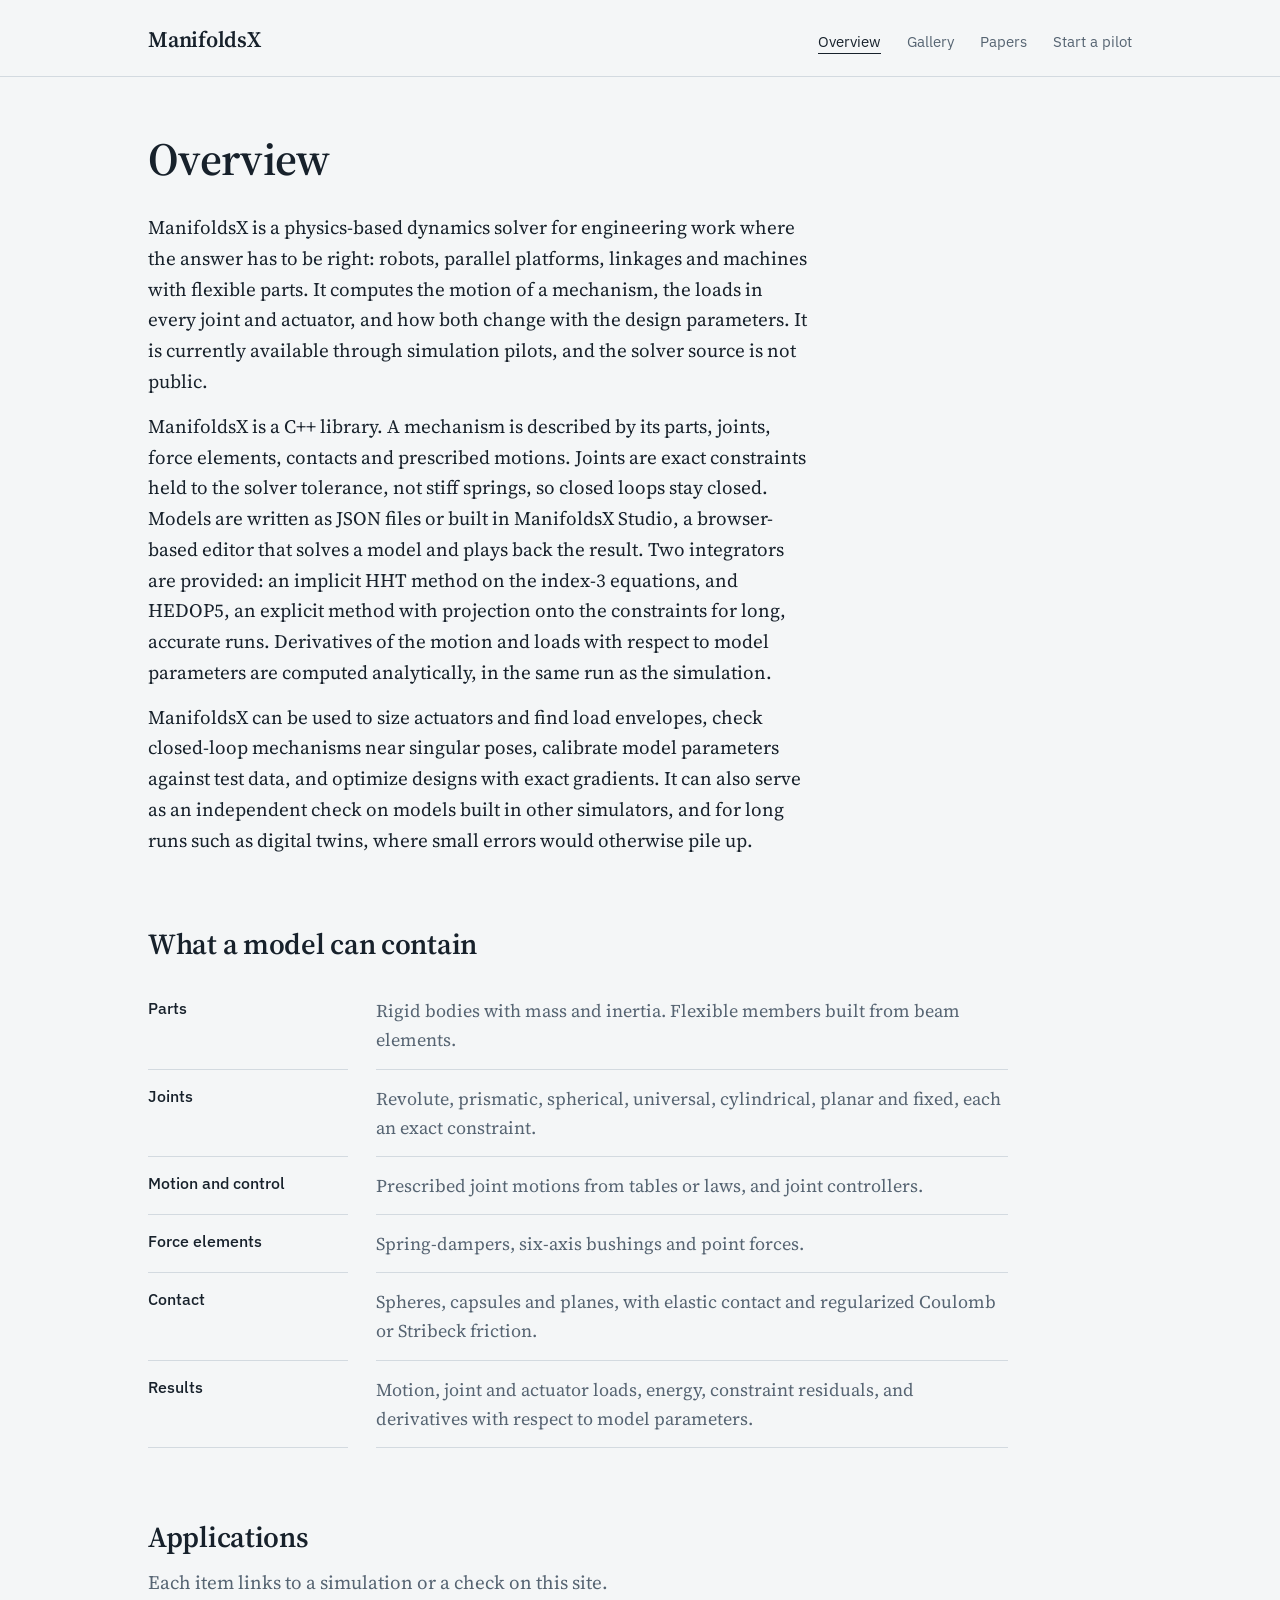
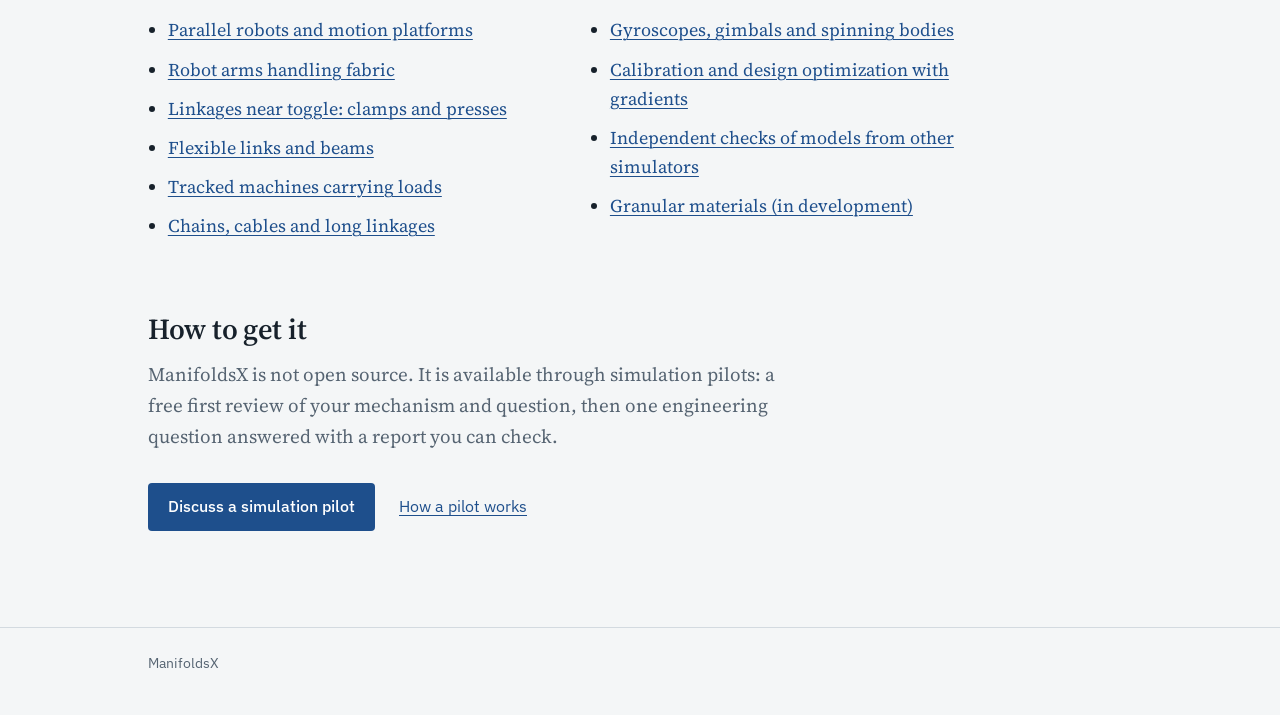
<file: overview/index.html>
<!DOCTYPE html>
<html lang="en">
<head>
<meta charset="utf-8">
<meta name="viewport" content="width=device-width, initial-scale=1">
<title>Overview – ManifoldsX</title>
<meta name="description" content="What ManifoldsX is, what a model can contain, what it is used for, and how to get it.">
<link rel="canonical" href="https://manifoldsx.github.io/overview/">
<meta property="og:type" content="website">
<meta property="og:site_name" content="ManifoldsX">
<meta property="og:title" content="Overview – ManifoldsX">
<meta property="og:description" content="What ManifoldsX is, what a model can contain, what it is used for, and how to get it.">
<meta property="og:url" content="https://manifoldsx.github.io/overview/">
<meta name="twitter:card" content="summary">
<link rel="preload" href="../assets/fonts/source-serif-4.woff2" as="font" type="font/woff2" crossorigin>
<link rel="stylesheet" href="../assets/site.css">
</head>
<body>

<header class="site-header">
  <div class="wrap">
    <a class="brand" href="../">ManifoldsX</a>
    <nav class="site-nav" aria-label="Main">
      <a href="../overview/" aria-current="page">Overview</a>
      <a href="../examples/">Gallery</a>
      <a href="../papers/">Papers</a>
      <a href="../#pilot">Start a pilot</a>
    </nav>
  </div>
</header>

<main class="wrap">

  <section class="page-head">
    <h1>Overview</h1>
  </section>

  <section class="section overview-text">
    <p>ManifoldsX is a physics-based dynamics solver for engineering work where the answer has to be right: robots, parallel platforms, linkages and machines with flexible parts. It computes the motion of a mechanism, the loads in every joint and actuator, and how both change with the design parameters. It is currently available through simulation pilots, and the solver source is not public.</p>
    <p>ManifoldsX is a C++ library. A mechanism is described by its parts, joints, force elements, contacts and prescribed motions. Joints are exact constraints held to the solver tolerance, not stiff springs, so closed loops stay closed. Models are written as JSON files or built in ManifoldsX Studio, a browser-based editor that solves a model and plays back the result. Two integrators are provided: an implicit HHT method on the index-3 equations, and HEDOP5, an explicit method with projection onto the constraints for long, accurate runs. Derivatives of the motion and loads with respect to model parameters are computed analytically, in the same run as the simulation.</p>
    <p>ManifoldsX can be used to size actuators and find load envelopes, check closed-loop mechanisms near singular poses, calibrate model parameters against test data, and optimize designs with exact gradients. It can also serve as an independent check on models built in other simulators, and for long runs such as digital twins, where small errors would otherwise pile up.</p>
  </section>

  <section class="section">
    <h2>What a model can contain</h2>
    <dl class="contains">
      <dt>Parts</dt><dd>Rigid bodies with mass and inertia. Flexible members built from beam elements.</dd>
      <dt>Joints</dt><dd>Revolute, prismatic, spherical, universal, cylindrical, planar and fixed, each an exact constraint.</dd>
      <dt>Motion and control</dt><dd>Prescribed joint motions from tables or laws, and joint controllers.</dd>
      <dt>Force elements</dt><dd>Spring-dampers, six-axis bushings and point forces.</dd>
      <dt>Contact</dt><dd>Spheres, capsules and planes, with elastic contact and regularized Coulomb or Stribeck friction.</dd>
      <dt>Results</dt><dd>Motion, joint and actuator loads, energy, constraint residuals, and derivatives with respect to model parameters.</dd>
    </dl>
  </section>

  <section class="section">
    <h2>Applications</h2>
    <p>Each item links to a simulation or a check on this site.</p>
    <ul class="apps">
      <li><a href="../examples/#double-stewart">Parallel robots and motion platforms</a></li>
      <li><a href="../examples/#cotton">Robot arms handling fabric</a></li>
      <li><a href="../examples/#four-bar">Linkages near toggle: clamps and presses</a></li>
      <li><a href="../examples/#soft-link">Flexible links and beams</a></li>
      <li><a href="../examples/#excavator">Tracked machines carrying loads</a></li>
      <li><a href="../examples/#chain">Chains, cables and long linkages</a></li>
      <li><a href="../examples/#gyroscope">Gyroscopes, gimbals and spinning bodies</a></li>
      <li><a href="../differentiable-dynamics/">Calibration and design optimization with gradients</a></li>
      <li><a href="../stewart-benchmark/">Independent checks of models from other simulators</a></li>
      <li><a href="../examples/#granular">Granular materials (in development)</a></li>
    </ul>
  </section>

  <section class="section pilot" id="contact">
    <h2>How to get it</h2>
    <p>ManifoldsX is not open source. It is available through simulation pilots: a free first review of your mechanism and question, then one engineering question answered with a report you can check.</p>
    <div class="actions">
      <a class="button" href="mailto:manifoldsx.eng@gmail.com?subject=Simulation%20pilot&amp;body=Mechanism%3A%0D%0A%0D%0AThe%20question%20you%20need%20answered%3A%0D%0A%0D%0AWhat%20you%20have%20(CAD%2C%20masses%2C%20motion%20or%20test%20data)%3A%0D%0A%0D%0ATimeline%3A%0D%0A">Discuss a simulation pilot</a>
      <a href="../#pilot">How a pilot works</a>
    </div>
  </section>

</main>

<footer class="site-footer">
  <div class="wrap">
    <span>ManifoldsX</span>
  </div>
</footer>

</body>
</html>
</file>
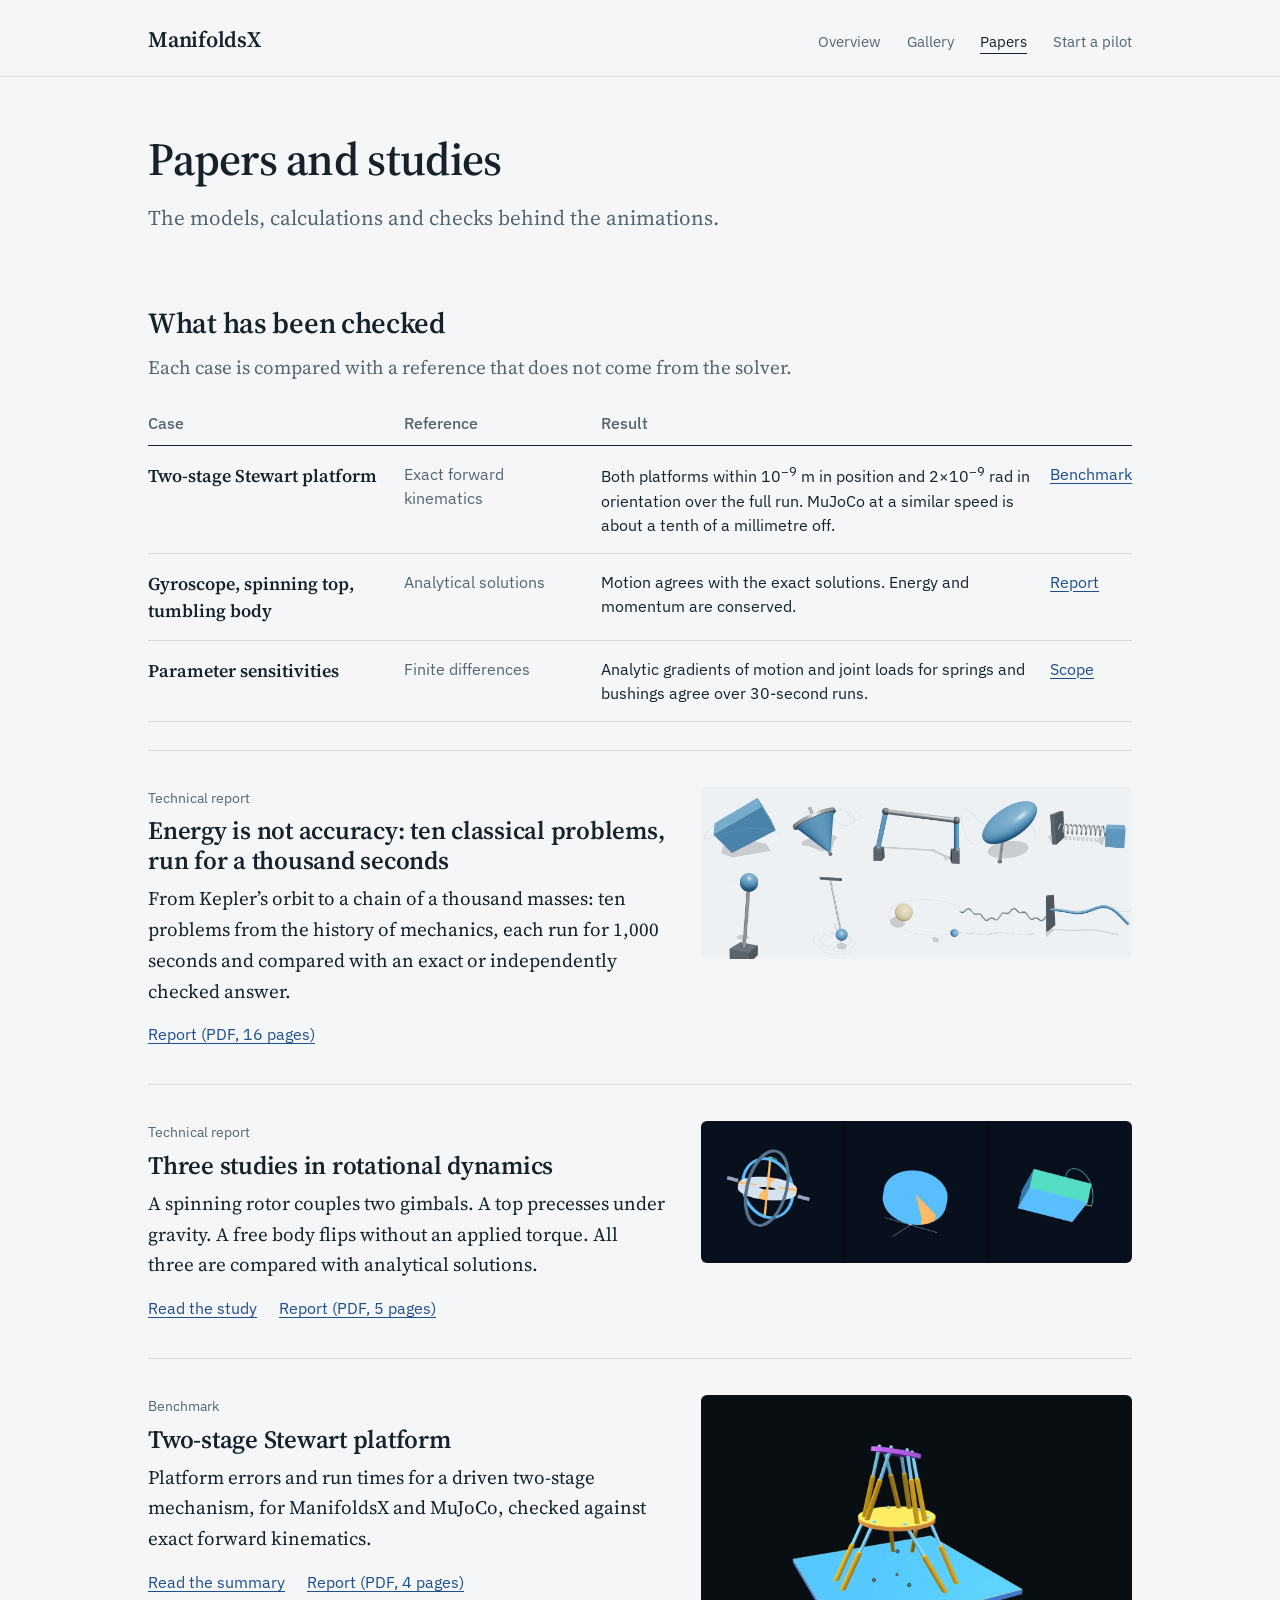
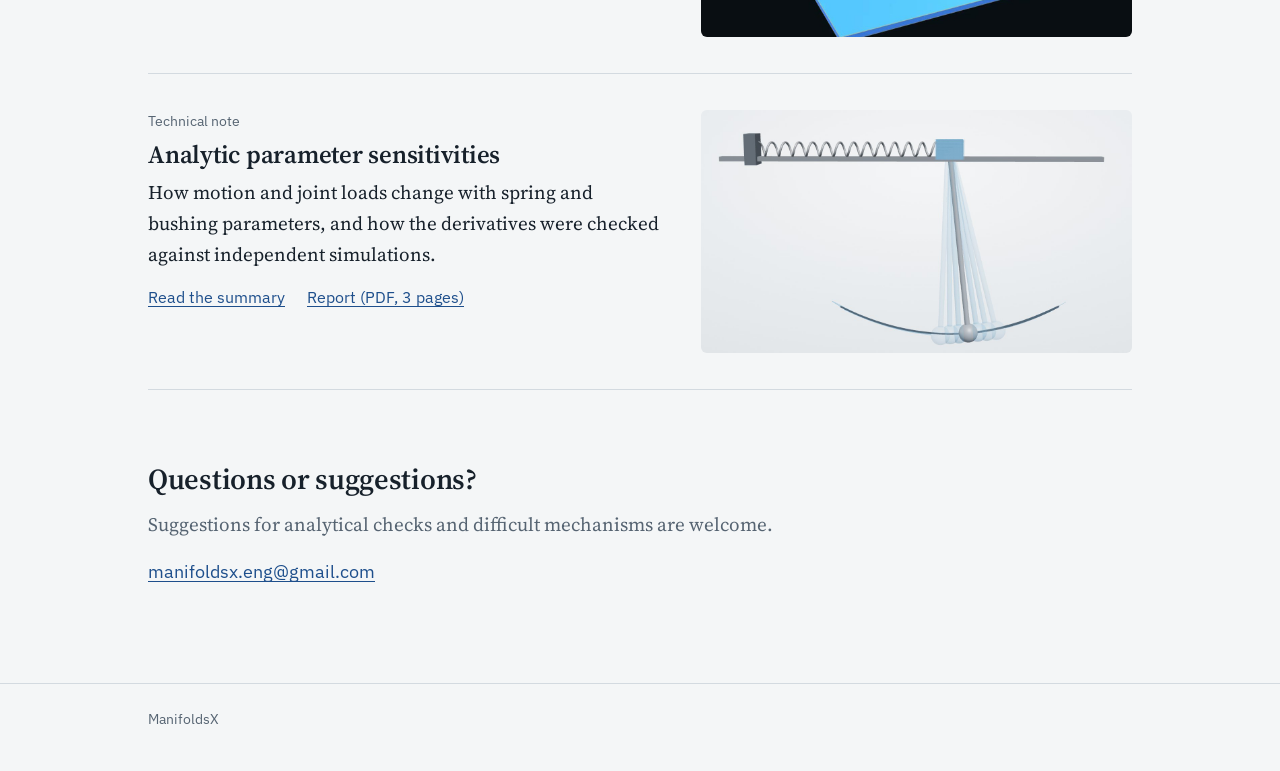
<file: papers/index.html>
<!DOCTYPE html>
<html lang="en">
<head>
<meta charset="utf-8">
<meta name="viewport" content="width=device-width, initial-scale=1">
<title>Papers and studies – ManifoldsX</title>
<meta name="description" content="Technical reports and numerical studies from ManifoldsX: models, analytical comparisons and solver settings.">
<link rel="canonical" href="https://manifoldsx.github.io/papers/">
<meta property="og:type" content="website">
<meta property="og:site_name" content="ManifoldsX">
<meta property="og:title" content="Papers and studies – ManifoldsX">
<meta property="og:description" content="Technical reports and numerical studies from ManifoldsX: models, analytical comparisons and solver settings.">
<meta property="og:url" content="https://manifoldsx.github.io/papers/">
<meta name="twitter:card" content="summary">
<link rel="preload" href="../assets/fonts/source-serif-4.woff2" as="font" type="font/woff2" crossorigin>
<link rel="stylesheet" href="../assets/site.css">
</head>
<body>

<header class="site-header">
  <div class="wrap">
    <a class="brand" href="../">ManifoldsX</a>
    <nav class="site-nav" aria-label="Main">
      <a href="../overview/">Overview</a>
      <a href="../examples/">Gallery</a>
      <a href="../papers/" aria-current="page">Papers</a>
      <a href="../#pilot">Start a pilot</a>
    </nav>
  </div>
</header>

<main class="wrap">

  <section class="page-head">
    <h1>Papers and studies</h1>
    <p class="lead">The models, calculations and checks behind the animations.</p>
  </section>
  <section class="section" id="results">
    <h2>What has been checked</h2>
    <p>Each case is compared with a reference that does not come from the solver.</p>
    <table class="results">
      <thead><tr><th scope="col">Case</th><th scope="col">Reference</th><th scope="col">Result</th><th scope="col"><span class="visually-hidden">Details</span></th></tr></thead>
      <tbody>
        <tr>
          <td>Two-stage Stewart platform</td>
          <td>Exact forward kinematics</td>
          <td>Both platforms within 10<sup>&minus;9</sup>&nbsp;m in position and 2&times;10<sup>&minus;9</sup>&nbsp;rad in orientation over the full run. MuJoCo at a similar speed is about a tenth of a millimetre off.</td>
          <td><a href="../stewart-benchmark/">Benchmark</a></td>
        </tr>
        <tr>
          <td>Gyroscope, spinning top, tumbling body</td>
          <td>Analytical solutions</td>
          <td>Motion agrees with the exact solutions. Energy and momentum are conserved.</td>
          <td><a href="rotational-dynamics/">Report</a></td>
        </tr>
        <tr>
          <td>Parameter sensitivities</td>
          <td>Finite differences</td>
          <td>Analytic gradients of motion and joint loads for springs and bushings agree over 30-second runs.</td>
          <td><a href="../differentiable-dynamics/">Scope</a></td>
        </tr>
      </tbody>
    </table>
  </section>

  <section>
    <article class="paper">
      <div>
        <p class="meta">Technical report</p>
        <h2><a href="ten-case/ManifoldsX_Ten_Case_Study.pdf">Energy is not accuracy: ten classical problems, run for a thousand seconds</a></h2>
        <p>From Kepler&rsquo;s orbit to a chain of a thousand masses: ten problems from the history of mechanics, each run for 1,000 seconds and compared with an exact or independently checked answer.</p>
        <div class="links"><a href="ten-case/ManifoldsX_Ten_Case_Study.pdf">Report (PDF, 16 pages)</a></div>
      </div>
      <a href="ten-case/ManifoldsX_Ten_Case_Study.pdf" tabindex="-1" aria-hidden="true"><img src="media/ten_case.jpg" alt="" loading="lazy"></a>
    </article>
    <article class="paper">
      <div>
        <p class="meta">Technical report</p>
        <h2><a href="rotational-dynamics/">Three studies in rotational dynamics</a></h2>
        <p>A spinning rotor couples two gimbals. A top precesses under gravity. A free body flips without an applied torque. All three are compared with analytical solutions.</p>
        <div class="links"><a href="rotational-dynamics/">Read the study</a><a href="rotational-dynamics/ManifoldsX_Three_Rotational_Studies.pdf">Report (PDF, 5 pages)</a></div>
      </div>
      <a href="rotational-dynamics/" tabindex="-1" aria-hidden="true"><img src="media/rotational.jpg" alt="" loading="lazy"></a>
    </article>
    <article class="paper">
      <div>
        <p class="meta">Benchmark</p>
        <h2><a href="../stewart-benchmark/">Two-stage Stewart platform</a></h2>
        <p>Platform errors and run times for a driven two-stage mechanism, for ManifoldsX and MuJoCo, checked against exact forward kinematics.</p>
        <div class="links"><a href="../stewart-benchmark/">Read the summary</a><a href="../stewart-benchmark/ManifoldsX_Stewart_Benchmark.pdf">Report (PDF, 4 pages)</a></div>
      </div>
      <a href="../stewart-benchmark/" tabindex="-1" aria-hidden="true"><img src="media/stewart.jpg" alt="" loading="lazy"></a>
    </article>
    <article class="paper">
      <div>
        <p class="meta">Technical note</p>
        <h2><a href="../differentiable-dynamics/">Analytic parameter sensitivities</a></h2>
        <p>How motion and joint loads change with spring and bushing parameters, and how the derivatives were checked against independent simulations.</p>
        <div class="links"><a href="../differentiable-dynamics/">Read the summary</a><a href="../differentiable-dynamics/ManifoldsX_Parameter_Sensitivities.pdf">Report (PDF, 3 pages)</a></div>
      </div>
      <a href="../differentiable-dynamics/" tabindex="-1" aria-hidden="true"><img src="media/sensitivities.jpg" alt="" loading="lazy"></a>
    </article>
  </section>

  <section class="section contact" id="contact">
    <h2>Questions or suggestions?</h2>
    <p>Suggestions for analytical checks and difficult mechanisms are welcome.</p>
    <a class="email" href="mailto:manifoldsx.eng@gmail.com">manifoldsx.eng@gmail.com</a>
  </section>

</main>

<footer class="site-footer">
  <div class="wrap">
    <span>ManifoldsX</span>
  </div>
</footer>

</body>
</html>
</file>
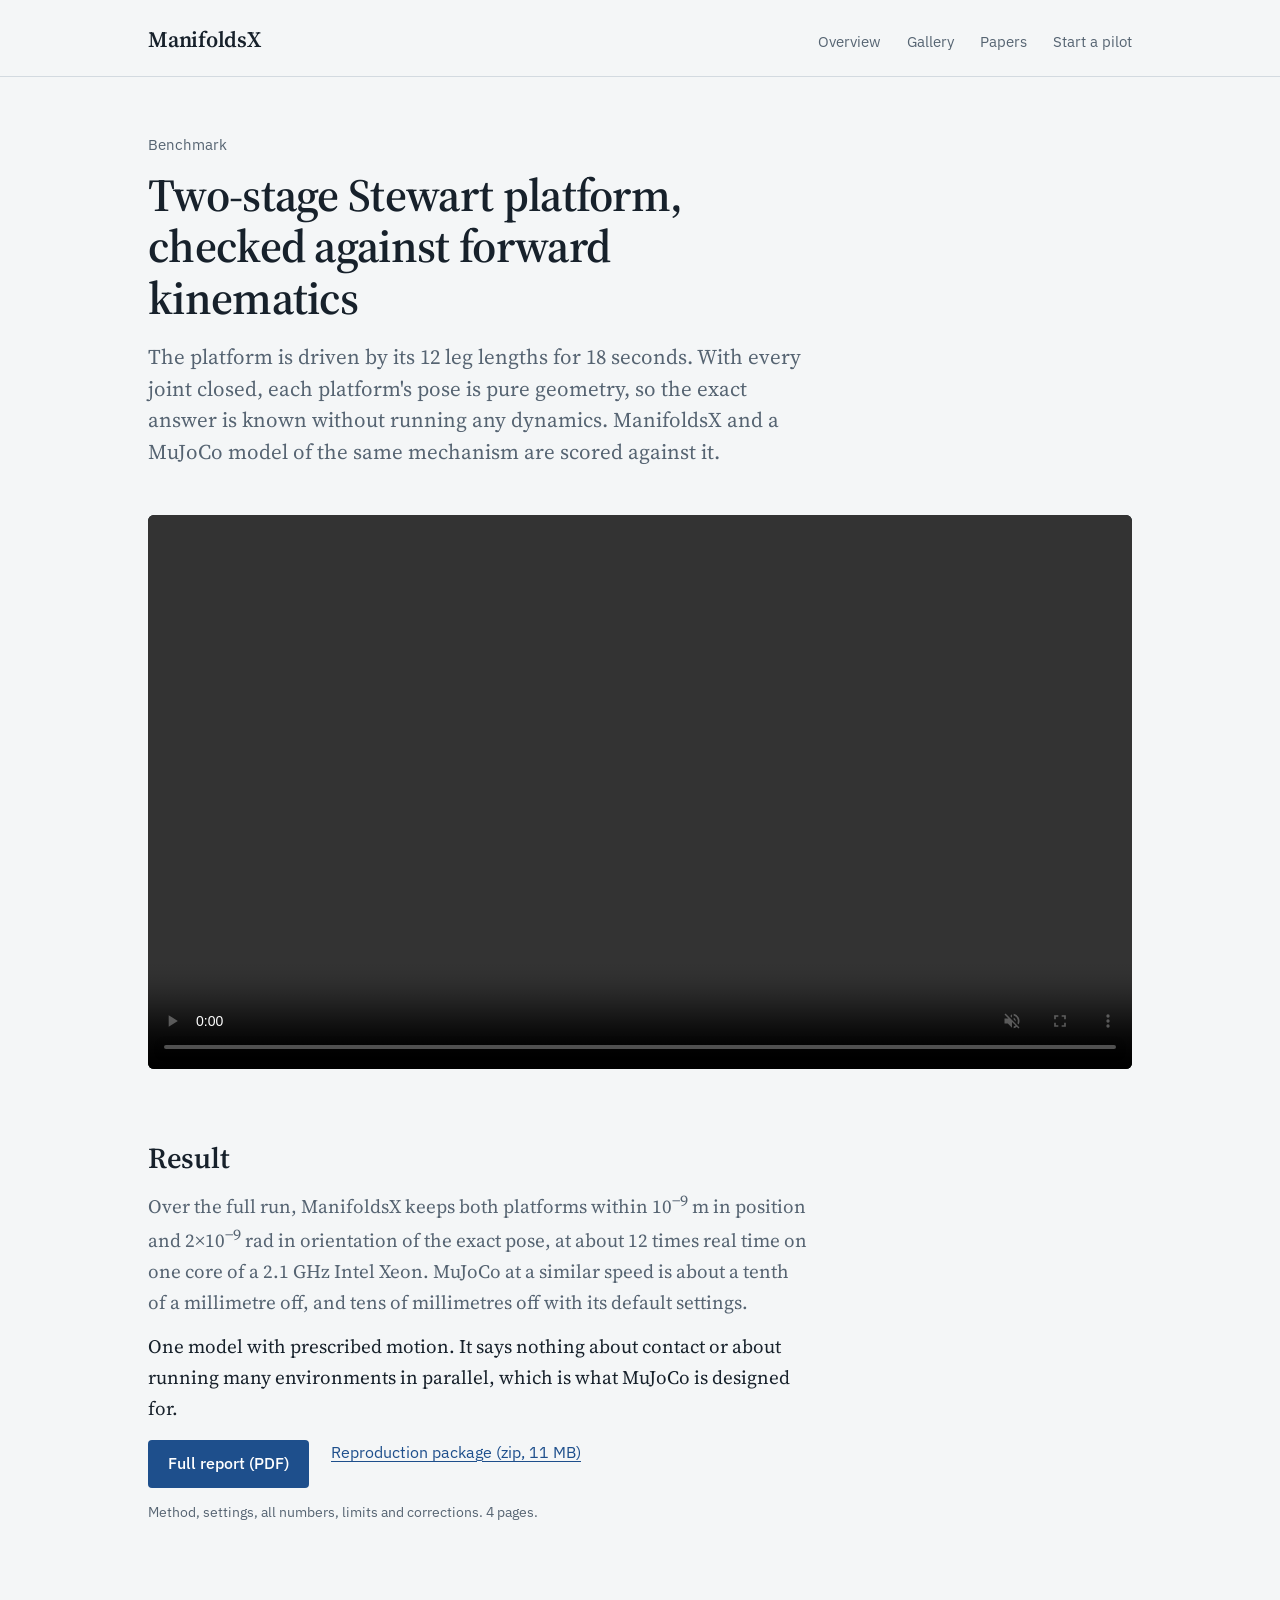
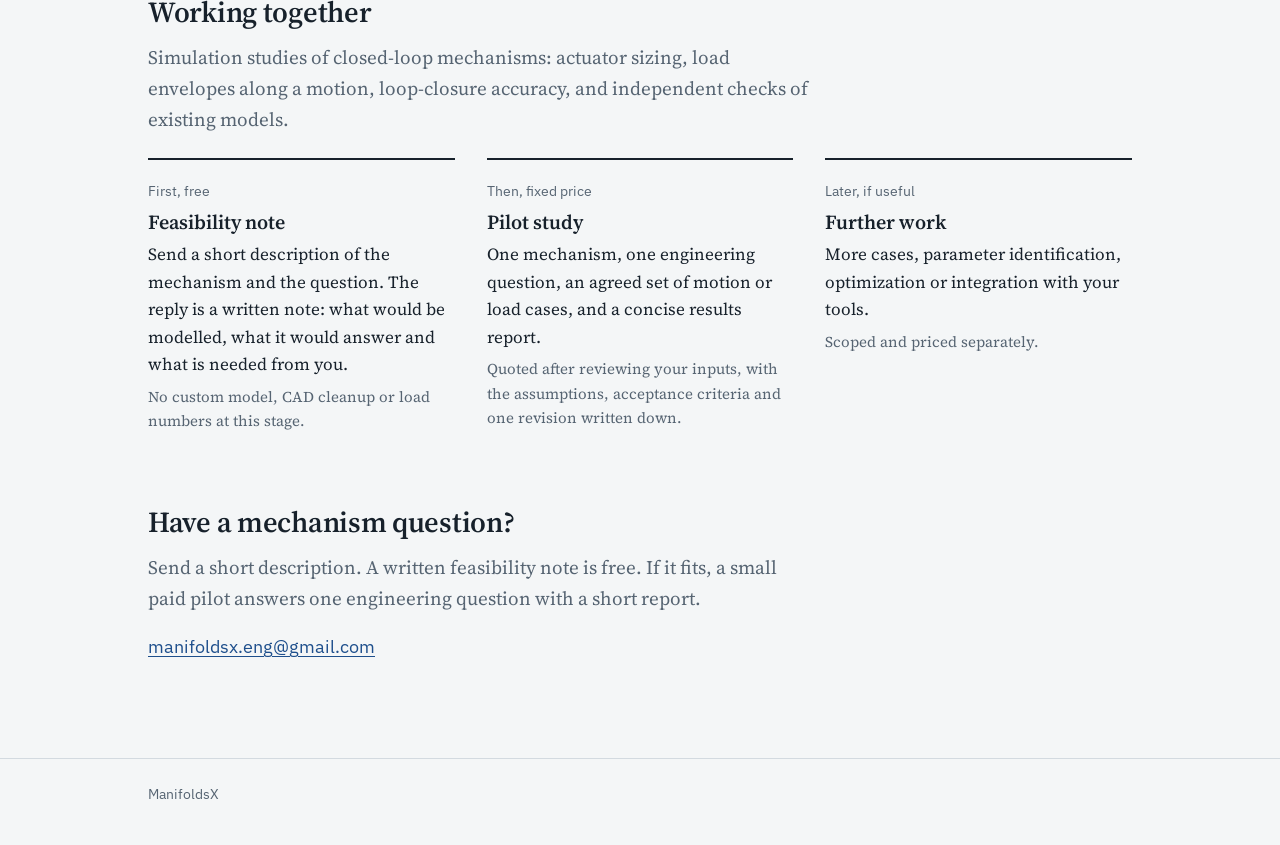
<file: stewart-benchmark/index.html>
<!DOCTYPE html>
<html lang="en">
<head>
<meta charset="utf-8">
<meta name="viewport" content="width=device-width, initial-scale=1">
<title>Two-stage Stewart platform benchmark – ManifoldsX</title>
<meta name="description" content="A two-stage Stewart platform driven by its leg lengths, with ManifoldsX and a MuJoCo model scored against forward kinematics. Method, settings, cost and limits.">
<link rel="canonical" href="https://manifoldsx.github.io/stewart-benchmark/">
<meta property="og:type" content="website">
<meta property="og:site_name" content="ManifoldsX">
<meta property="og:title" content="Two-stage Stewart platform benchmark – ManifoldsX">
<meta property="og:description" content="A two-stage Stewart platform driven by its leg lengths, with ManifoldsX and a MuJoCo model scored against forward kinematics. Method, settings, cost and limits.">
<meta property="og:url" content="https://manifoldsx.github.io/stewart-benchmark/">
<meta name="twitter:card" content="summary">
<link rel="preload" href="../assets/fonts/source-serif-4.woff2" as="font" type="font/woff2" crossorigin>
<link rel="stylesheet" href="../assets/site.css">
</head>
<body>

<header class="site-header">
  <div class="wrap">
    <a class="brand" href="../">ManifoldsX</a>
    <nav class="site-nav" aria-label="Main">
      <a href="../overview/">Overview</a>
      <a href="../examples/">Gallery</a>
      <a href="../papers/">Papers</a>
      <a href="../#pilot">Start a pilot</a>
    </nav>
  </div>
</header>

<main class="wrap">

  <section class="page-head">
    <p class="meta">Benchmark</p>
    <h1>Two-stage Stewart platform, checked against forward kinematics</h1>
    <p class="lead">The platform is driven by its 12 leg lengths for 18 seconds. With every joint closed, each platform's pose is pure geometry, so the exact answer is known without running any dynamics. ManifoldsX and a MuJoCo model of the same mechanism are scored against it.</p>
    <figure class="figure">
      <video controls muted playsinline preload="metadata" aria-label="The two-stage Stewart platform in motion"><source src="../Double_Stewart.mp4#t=0.5" type="video/mp4"></video>
    </figure>
  </section>

  <section class="section" id="result">
    <h2>Result</h2>
    <p>Over the full run, ManifoldsX keeps both platforms within 10<sup>&minus;9</sup>&nbsp;m in position and 2&times;10<sup>&minus;9</sup>&nbsp;rad in orientation of the exact pose, at about 12 times real time on one core of a 2.1&nbsp;GHz Intel Xeon. MuJoCo at a similar speed is about a tenth of a millimetre off, and tens of millimetres off with its default settings.</p>
    <p>One model with prescribed motion. It says nothing about contact or about running many environments in parallel, which is what MuJoCo is designed for.</p>
    <div class="links"><a class="button" href="ManifoldsX_Stewart_Benchmark.pdf">Full report (PDF)</a><a href="double_stewart_reproduction.zip">Reproduction package (zip, 11&nbsp;MB)</a></div>
    <p class="note">Method, settings, all numbers, limits and corrections. 4 pages.</p>
  </section>

  <section class="section" id="work">
    <h2>Working together</h2>
    <p>Simulation studies of closed-loop mechanisms: actuator sizing, load envelopes along a motion, loop-closure accuracy, and independent checks of existing models.</p>
    <div class="steps">
      <div><span class="when">First, free</span><h3>Feasibility note</h3><p>Send a short description of the mechanism and the question. The reply is a written note: what would be modelled, what it would answer and what is needed from you.</p><p class="bound">No custom model, CAD cleanup or load numbers at this stage.</p></div>
      <div><span class="when">Then, fixed price</span><h3>Pilot study</h3><p>One mechanism, one engineering question, an agreed set of motion or load cases, and a concise results report.</p><p class="bound">Quoted after reviewing your inputs, with the assumptions, acceptance criteria and one revision written down.</p></div>
      <div><span class="when">Later, if useful</span><h3>Further work</h3><p>More cases, parameter identification, optimization or integration with your tools.</p><p class="bound">Scoped and priced separately.</p></div>
    </div>
  </section>

  <section class="section contact" id="contact">
    <h2>Have a mechanism question?</h2>
    <p>Send a short description. A written feasibility note is free. If it fits, a small paid pilot answers one engineering question with a short report.</p>
    <a class="email" href="mailto:manifoldsx.eng@gmail.com">manifoldsx.eng@gmail.com</a>
  </section>

</main>

<footer class="site-footer">
  <div class="wrap">
    <span>ManifoldsX</span>
  </div>
</footer>
</body>
</html>
</file>
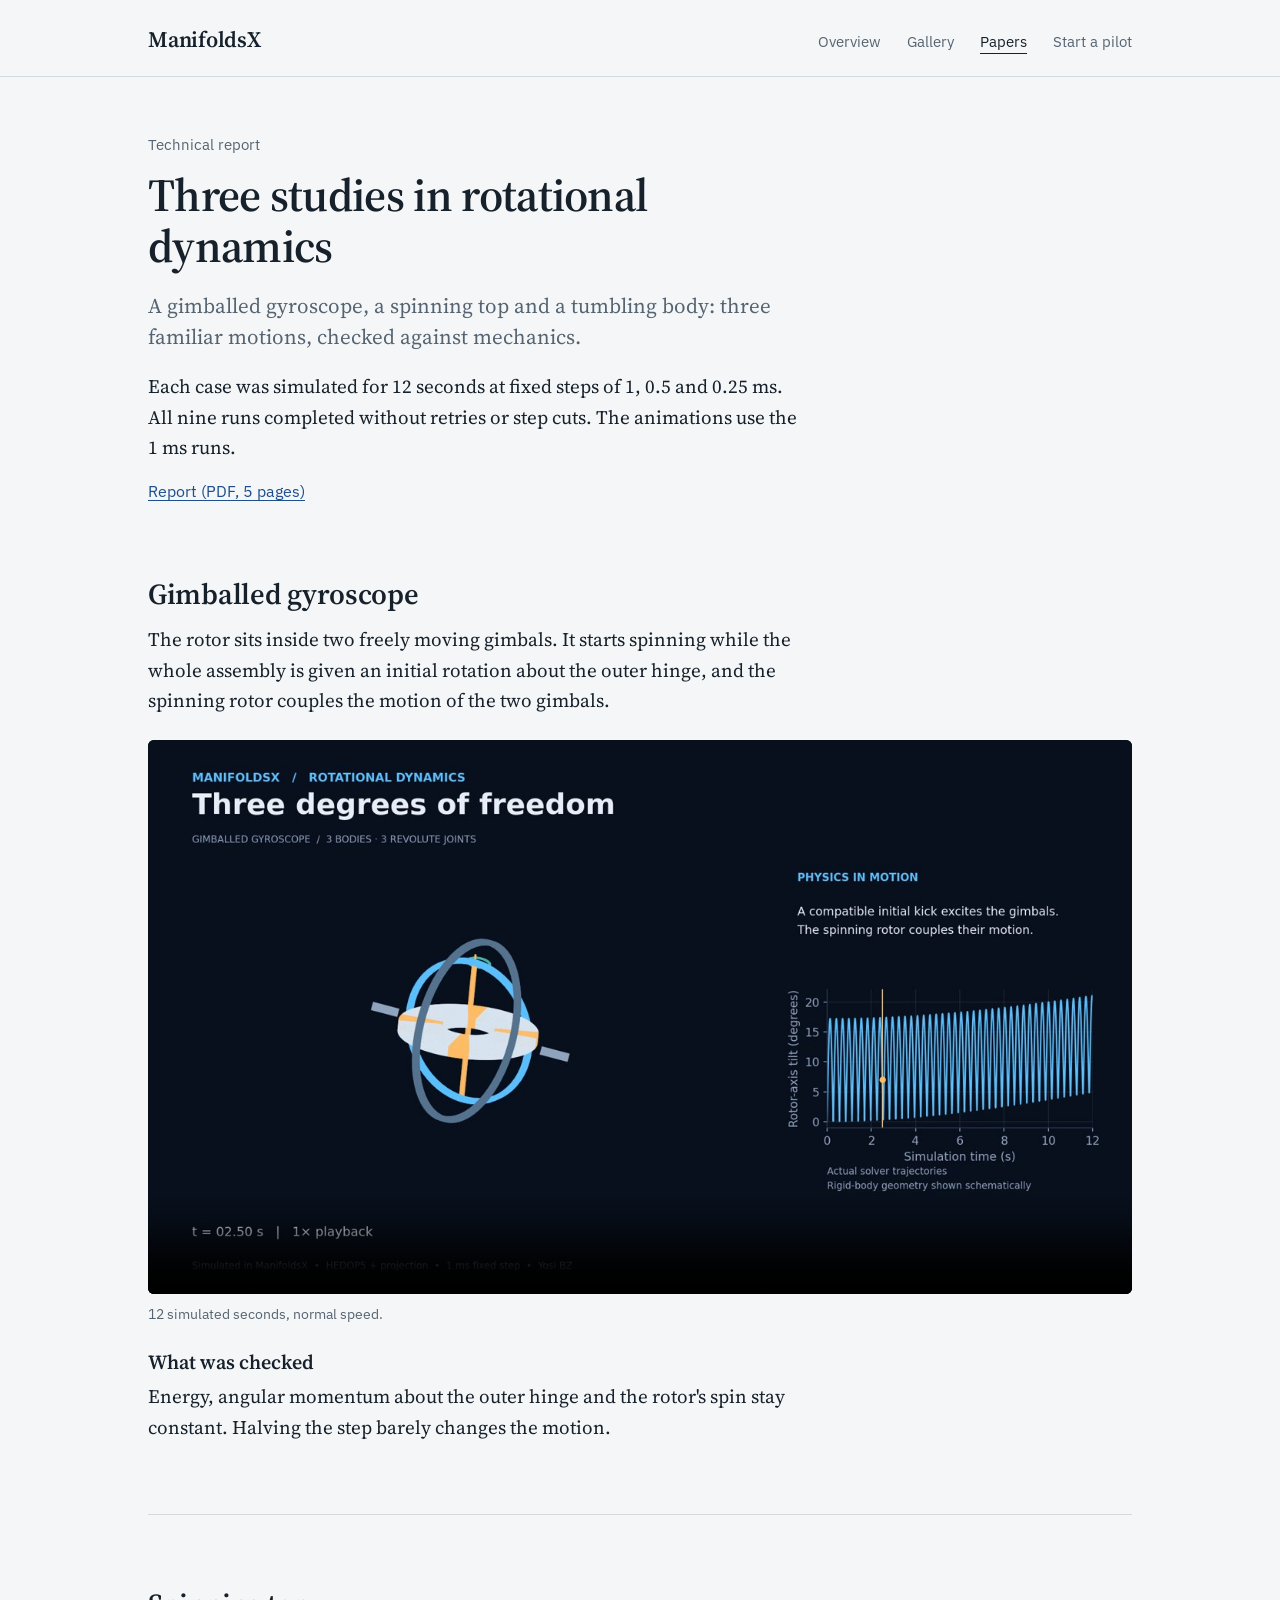
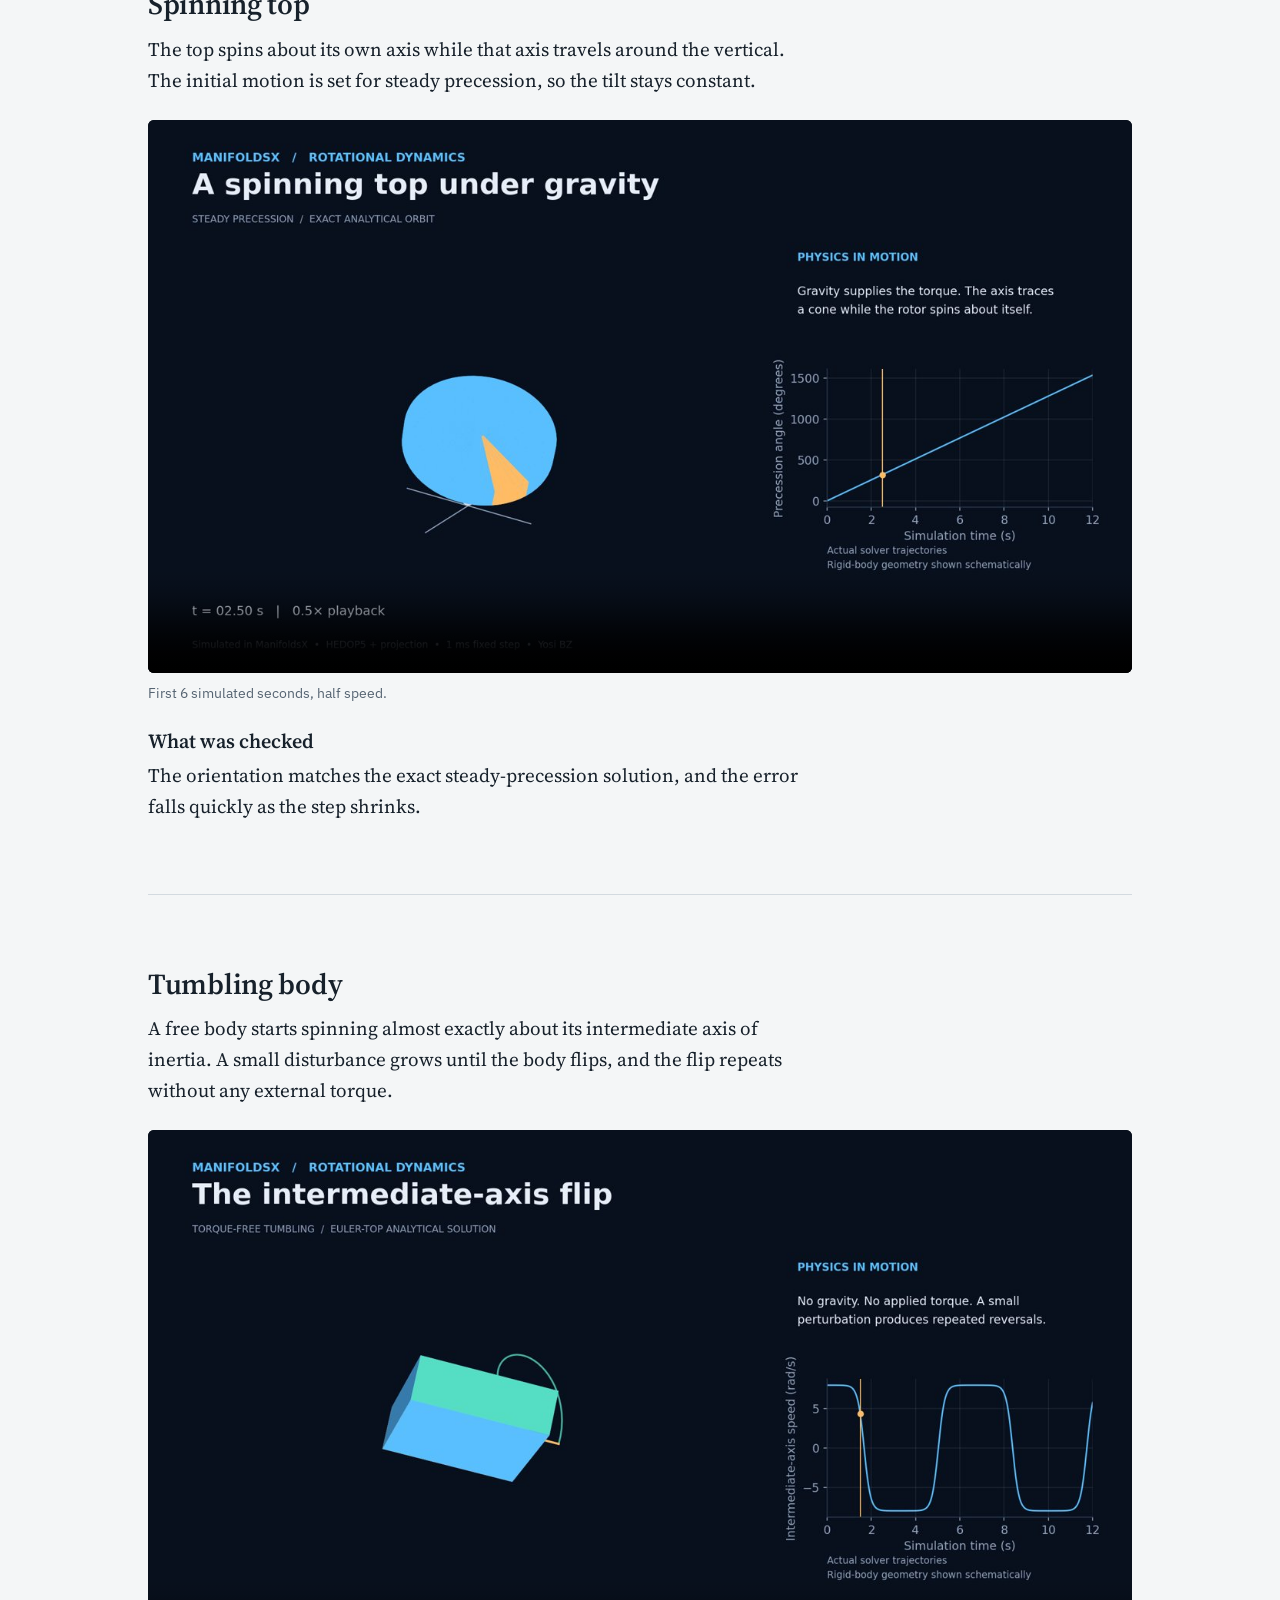
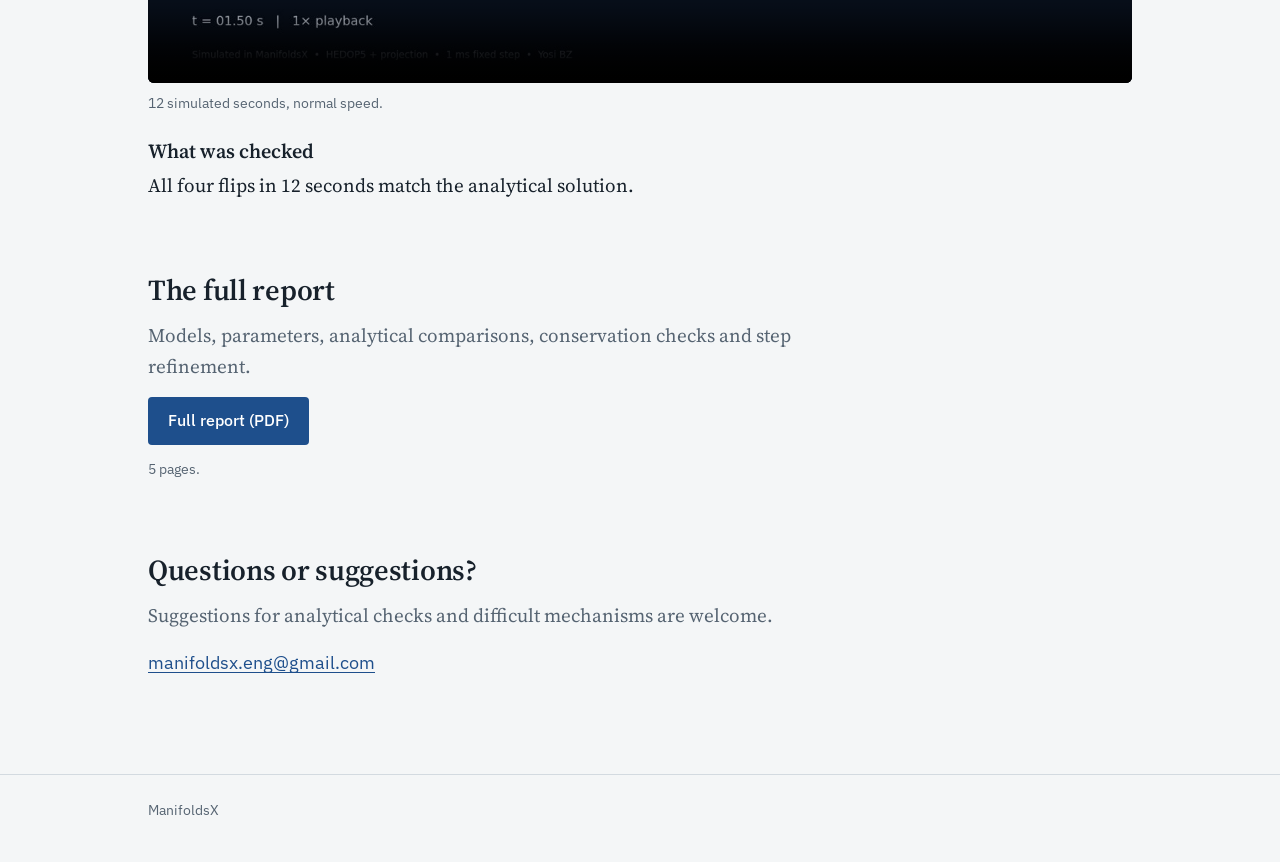
<file: papers/rotational-dynamics/index.html>
<!DOCTYPE html>
<html lang="en">
<head>
<meta charset="utf-8">
<meta name="viewport" content="width=device-width, initial-scale=1">
<title>Three studies in rotational dynamics – ManifoldsX</title>
<meta name="description" content="Gyroscope, spinning-top and tumbling-body simulations, compared with analytical solutions, with a five-page report.">
<link rel="canonical" href="https://manifoldsx.github.io/papers/rotational-dynamics/">
<meta property="og:type" content="website">
<meta property="og:site_name" content="ManifoldsX">
<meta property="og:title" content="Three studies in rotational dynamics – ManifoldsX">
<meta property="og:description" content="Gyroscope, spinning-top and tumbling-body simulations, compared with analytical solutions, with a five-page report.">
<meta property="og:url" content="https://manifoldsx.github.io/papers/rotational-dynamics/">
<meta name="twitter:card" content="summary">
<link rel="preload" href="../../assets/fonts/source-serif-4.woff2" as="font" type="font/woff2" crossorigin>
<link rel="stylesheet" href="../../assets/site.css">
</head>
<body>

<header class="site-header">
  <div class="wrap">
    <a class="brand" href="../../">ManifoldsX</a>
    <nav class="site-nav" aria-label="Main">
      <a href="../../overview/">Overview</a>
      <a href="../../examples/">Gallery</a>
      <a href="../../papers/" aria-current="page">Papers</a>
      <a href="../../#pilot">Start a pilot</a>
    </nav>
  </div>
</header>

<main class="wrap">

  <section class="page-head">
    <p class="meta">Technical report</p>
    <h1>Three studies in rotational dynamics</h1>
    <p class="lead">A gimballed gyroscope, a spinning top and a tumbling body: three familiar motions, checked against mechanics.</p>
    <p style="margin-top:18px">Each case was simulated for 12 seconds at fixed steps of 1, 0.5 and 0.25 ms. All nine runs completed without retries or step cuts. The animations use the 1 ms runs.</p>
    <div class="links"><a href="ManifoldsX_Three_Rotational_Studies.pdf">Report (PDF, 5 pages)</a></div>
  </section>

  <article class="case" id="gimbal">
    <h2>Gimballed gyroscope</h2>
    <p>The rotor sits inside two freely moving gimbals. It starts spinning while the whole assembly is given an initial rotation about the outer hinge, and the spinning rotor couples the motion of the two gimbals.</p>
    <figure>
      <video controls muted playsinline preload="metadata" poster="gimbal.jpg" aria-label="Gimballed gyroscope simulation"><source src="gimbal.mp4" type="video/mp4"></video>
      <figcaption>12 simulated seconds, normal speed.</figcaption>
    </figure>
    <h3 style="margin-top:24px">What was checked</h3>
    <p style="margin-top:6px">Energy, angular momentum about the outer hinge and the rotor's spin stay constant. Halving the step barely changes the motion.</p>
  </article>

  <article class="case" id="top">
    <h2>Spinning top</h2>
    <p>The top spins about its own axis while that axis travels around the vertical. The initial motion is set for steady precession, so the tilt stays constant.</p>
    <figure>
      <video controls muted playsinline preload="metadata" poster="top.jpg" aria-label="Spinning top simulation"><source src="top.mp4" type="video/mp4"></video>
      <figcaption>First 6 simulated seconds, half speed.</figcaption>
    </figure>
    <h3 style="margin-top:24px">What was checked</h3>
    <p style="margin-top:6px">The orientation matches the exact steady-precession solution, and the error falls quickly as the step shrinks.</p>
  </article>

  <article class="case" id="tumble">
    <h2>Tumbling body</h2>
    <p>A free body starts spinning almost exactly about its intermediate axis of inertia. A small disturbance grows until the body flips, and the flip repeats without any external torque.</p>
    <figure>
      <video controls muted playsinline preload="metadata" poster="tumble.jpg" aria-label="Tumbling body simulation"><source src="tumble.mp4" type="video/mp4"></video>
      <figcaption>12 simulated seconds, normal speed.</figcaption>
    </figure>
    <h3 style="margin-top:24px">What was checked</h3>
    <p style="margin-top:6px">All four flips in 12 seconds match the analytical solution.</p>
  </article>

  <section class="section" id="report">
    <h2>The full report</h2>
    <p>Models, parameters, analytical comparisons, conservation checks and step refinement.</p>
    <div class="links"><a class="button" href="ManifoldsX_Three_Rotational_Studies.pdf">Full report (PDF)</a></div>
    <p class="note">5 pages.</p>
  </section>

  <section class="section contact" id="contact">
    <h2>Questions or suggestions?</h2>
    <p>Suggestions for analytical checks and difficult mechanisms are welcome.</p>
    <a class="email" href="mailto:manifoldsx.eng@gmail.com">manifoldsx.eng@gmail.com</a>
  </section>

</main>

<footer class="site-footer">
  <div class="wrap">
    <span>ManifoldsX</span>
  </div>
</footer>

</body>
</html>
</file>
<file: assets/site.css>
/* ManifoldsX site styles. One file for every page. */

@font-face{font-family:"Source Serif 4";src:url("fonts/source-serif-4.woff2") format("woff2");font-weight:200 900;font-style:normal;font-display:swap}
@font-face{font-family:"Source Serif 4";src:url("fonts/source-serif-4-italic.woff2") format("woff2");font-weight:200 900;font-style:italic;font-display:swap}
@font-face{font-family:"IBM Plex Sans";src:url("fonts/ibm-plex-sans-400.woff2") format("woff2");font-weight:400;font-display:swap}
@font-face{font-family:"IBM Plex Sans";src:url("fonts/ibm-plex-sans-500.woff2") format("woff2");font-weight:500;font-display:swap}
@font-face{font-family:"IBM Plex Sans";src:url("fonts/ibm-plex-sans-600.woff2") format("woff2");font-weight:600;font-display:swap}

:root{
  --paper:#F4F6F7;     /* cool drafting white */
  --ink:#17212B;       /* blue-black ink */
  --muted:#566472;     /* secondary text */
  --rule:#D3DAE0;      /* lines, borders */
  --accent:#1E4F8C;    /* drawing-ink blue: links, the one button */
  --accent-wash:#E4EBF3;
  --serif:"Source Serif 4",Georgia,serif;
  --sans:"IBM Plex Sans",system-ui,sans-serif;
  --measure:66ch;
  --wide:1040px;
}

*,*::before,*::after{box-sizing:border-box;margin:0;padding:0}
html{-webkit-text-size-adjust:100%}
body{background:var(--paper);color:var(--ink);font-family:var(--serif);font-size:19px;line-height:1.62;font-optical-sizing:auto;-webkit-font-smoothing:antialiased}
img,video{display:block;max-width:100%}
a{color:var(--accent);text-decoration-thickness:1px;text-underline-offset:3px}
a:hover{text-decoration-thickness:2px}
:focus-visible{outline:2px solid var(--accent);outline-offset:3px;border-radius:2px}

.wrap{max-width:var(--wide);margin:0 auto;padding:0 28px}

/* Header and footer */
.site-header{border-bottom:1px solid var(--rule)}
.site-header .wrap{display:flex;align-items:baseline;justify-content:space-between;gap:24px;padding-top:22px;padding-bottom:18px;flex-wrap:wrap}
.brand{font-family:var(--serif);font-size:22px;font-weight:600;letter-spacing:-.01em;color:var(--ink);text-decoration:none}
.site-nav{display:flex;gap:26px;flex-wrap:wrap;font-family:var(--sans);font-size:15px}
.site-nav a{color:var(--muted);text-decoration:none}
.site-nav a:hover,.site-nav a[aria-current="page"]{color:var(--ink)}
.site-nav a[aria-current="page"]{text-decoration:underline;text-underline-offset:6px}
.site-footer{border-top:1px solid var(--rule);margin-top:96px}
.site-footer .wrap{padding-top:24px;padding-bottom:40px;font-family:var(--sans);font-size:14px;color:var(--muted);display:flex;justify-content:space-between;gap:16px;flex-wrap:wrap}
.site-footer a{color:var(--muted)}

/* Type scale (1.25 ratio from 19px) */
h1{font-size:clamp(32px,4.6vw,46px);line-height:1.12;font-weight:600;letter-spacing:-.015em;max-width:27ch}
h2{font-size:29px;line-height:1.2;font-weight:600;letter-spacing:-.01em;margin-bottom:12px}
h3{font-size:20px;line-height:1.3;font-weight:600}
p{max-width:var(--measure)}
p+p{margin-top:14px}
.lead{font-size:21px;line-height:1.5;color:var(--muted);margin-top:18px}
.small,figcaption{font-family:var(--sans);font-size:14px;line-height:1.5;color:var(--muted)}

/* Sections */
.section{padding-top:72px}
.section > p:first-of-type{color:var(--muted)}
.hero{padding-top:64px}
.actions{display:flex;gap:24px;align-items:center;flex-wrap:wrap;margin-top:28px;font-family:var(--sans);font-size:16px}
.button{display:inline-block;background:var(--accent);color:#fff;text-decoration:none;font-weight:500;padding:11px 20px;border-radius:4px}
.button:hover{background:#173f71}

/* The one bold element: the mechanism itself */
.figure{margin-top:48px}
.figure video{width:100%;aspect-ratio:16/9;background:#0c1218;border-radius:6px}
.figure figcaption{margin-top:10px;max-width:var(--measure)}

/* Results table */
.results{width:100%;border-collapse:collapse;margin-top:28px;font-family:var(--sans);font-size:16px;line-height:1.5}
.results th{text-align:left;font-weight:500;color:var(--muted);padding:0 20px 10px 0;border-bottom:1px solid var(--ink)}
.results td{vertical-align:top;padding:16px 20px 16px 0;border-bottom:1px solid var(--rule)}
.results td:first-child{font-family:var(--serif);font-size:18px;font-weight:600;width:26%}
.results td:nth-child(2){color:var(--muted);width:20%}
.results td:last-child{padding-right:0;white-space:nowrap}

/* Applications: three short columns, no boxes */
.areas{display:grid;grid-template-columns:repeat(3,1fr);gap:36px;margin-top:28px}
.areas p{font-size:17px;color:var(--muted);margin-top:6px}

/* Contact */
.contact{margin-top:0}
.contact .email{font-family:var(--sans);font-size:18px;margin-top:18px;display:inline-block}

@media (max-width:760px){
  body{font-size:18px}
  .wrap{padding:0 20px}
  .site-nav{gap:18px;font-size:15px}
  .hero{padding-top:40px}
  .section{padding-top:56px}
  .areas{grid-template-columns:1fr;gap:22px}
  .results thead{display:none}
  .results,.results tbody,.results tr,.results td{display:block;width:auto}
  .results tr{border-bottom:1px solid var(--rule);padding:14px 0}
  .results td{border:0;padding:2px 0}
  .results td:first-child{width:auto}
  .results td:nth-child(2){width:auto}
  .results td:nth-child(2)::before{content:"Reference: "}
}
@media (prefers-reduced-motion:reduce){*{scroll-behavior:auto!important}}
.visually-hidden{position:absolute;width:1px;height:1px;overflow:hidden;clip:rect(0 0 0 0);white-space:nowrap}

/* ---------- Inner pages ---------- */
.page-head{padding-top:56px}
.page-head .meta{font-family:var(--sans);font-size:15px;color:var(--muted);margin-bottom:12px}
.links{display:flex;gap:22px;flex-wrap:wrap;margin-top:16px;font-family:var(--sans);font-size:16px}
.links .button{font-size:16px}

/* A case: heading, text, video, two short notes */
.case{padding-top:72px}
.case + .case{border-top:1px solid var(--rule);margin-top:72px}
.case figure{margin-top:24px}
.case video{width:100%;aspect-ratio:16/9;background:#0c1218;border-radius:6px}
.case figcaption{margin-top:10px}
.notes{display:grid;grid-template-columns:1fr 1fr;gap:36px;margin-top:28px}
.notes h3{font-size:18px}
.notes p{font-size:17px;color:var(--muted);margin-top:6px}

/* Generic data table */
.table-wrap{overflow-x:auto;margin-top:24px}
table.data{border-collapse:collapse;width:100%;font-family:var(--sans);font-size:15px;line-height:1.45}
table.data caption{text-align:left;caption-side:top;color:var(--muted);font-size:14px;padding-bottom:8px}
table.data th{text-align:left;font-weight:500;color:var(--muted);padding:0 18px 8px 0;border-bottom:1px solid var(--ink);vertical-align:bottom}
table.data td{padding:11px 18px 11px 0;border-bottom:1px solid var(--rule);vertical-align:top}
table.data td.num,table.data th.num{text-align:right;font-variant-numeric:tabular-nums;white-space:nowrap}
table.data tr.own td:first-child{font-weight:600}
.note{font-family:var(--sans);font-size:14px;line-height:1.55;color:var(--muted);margin-top:14px;max-width:80ch}

/* Method: definition list in two columns */
.method{display:grid;grid-template-columns:1fr 1fr;gap:8px 44px;margin-top:20px}
.method dt{font-family:var(--sans);font-weight:500;font-size:15px;margin-top:16px}
.method dd{font-size:17px;color:var(--muted)}
.limits{margin-top:16px;padding-left:1.1em;max-width:var(--measure)}
.limits li+li{margin-top:12px}
.aside{margin-top:28px;padding-left:18px;border-left:2px solid var(--rule);max-width:var(--measure)}
.aside h3{font-size:17px}
.aside p{font-size:16px;color:var(--muted);margin-top:4px}
.aside h3+p+h3{margin-top:16px}

/* Offer: three steps, a real sequence */
.steps{display:grid;grid-template-columns:repeat(3,1fr);gap:32px;margin-top:24px;counter-reset:step}
.steps > div{border-top:2px solid var(--ink);padding-top:14px}
.steps .when{font-family:var(--sans);font-size:14px;color:var(--muted)}
.steps h3{margin-top:4px}
.steps p{font-size:17px;margin-top:6px}
.steps p.bound{font-size:15px;color:var(--muted)}

/* Chart */
.chart{margin-top:28px;position:relative}
.chart .scroll svg{width:100%;height:auto;min-width:620px;display:block}
.chart .scroll{overflow-x:auto}
.chart .grid line{stroke:var(--rule);stroke-width:1}
.chart text{font-family:var(--sans);font-size:13px;fill:var(--muted)}
.chart text.axl{fill:var(--ink);font-size:13px}
.chart text.lab{fill:var(--ink);font-size:12.5px}
.legend{display:flex;gap:22px;flex-wrap:wrap;font-family:var(--sans);font-size:14px;color:var(--muted);margin-bottom:10px}
.legend span{display:inline-flex;align-items:center;gap:8px}
.tip{position:absolute;pointer-events:none;background:#fff;border:1px solid var(--rule);padding:8px 10px;font-family:var(--sans);font-size:13px;line-height:1.45;border-radius:4px;max-width:240px;box-shadow:0 2px 8px rgba(23,33,43,.08)}

/* Papers list */
.paper{display:grid;grid-template-columns:1.2fr 1fr;gap:36px;align-items:start;padding:36px 0;border-bottom:1px solid var(--rule)}
.paper:first-of-type{margin-top:28px;border-top:1px solid var(--rule)}
.paper .meta{font-family:var(--sans);font-size:14px;color:var(--muted)}
.paper h2{font-size:25px;margin:6px 0 8px}
.paper h2 a{color:var(--ink);text-decoration:none}
.paper h2 a:hover{text-decoration:underline}
.paper img{border-radius:6px;width:100%;height:auto}

@media (max-width:760px){
  .notes,.method,.steps,.paper{grid-template-columns:1fr;gap:18px}
  .case{padding-top:52px}
  .case + .case{margin-top:52px}
  .page-head{padding-top:40px}
}

/* ---------- Home reel ---------- */
.reel{margin-top:44px}
.clip{display:block;color:var(--ink);text-decoration:none}
.clip video{width:100%;aspect-ratio:16/9;object-fit:cover;background:#0c1218;border-radius:6px;display:block}
.clip span{display:block;font-family:var(--sans);font-size:15px;color:var(--muted);margin-top:8px}
.clip:hover span{color:var(--ink)}
.reel .grid{display:grid;grid-template-columns:repeat(3,1fr);gap:28px 20px;margin-top:28px}
.reel .more{margin-top:28px;font-family:var(--sans);font-size:16px}
@media (max-width:760px){.reel .grid{grid-template-columns:1fr;gap:22px}}

.reel .lead-msg{margin-top:22px;max-width:var(--measure)}
.reel .lead-msg h2{font-size:24px;margin-bottom:6px}
.reel .lead-msg p{font-size:19px;color:var(--muted)}
.clip span.msg{font-family:var(--serif);font-size:17px;color:var(--muted);margin-top:10px}
.clip span.msg b{display:block;font-size:20px;color:var(--ink);font-weight:600;margin-bottom:2px}

/* ---------- Home: product page ---------- */
.eyebrow{font-family:var(--sans);font-size:14px;letter-spacing:.06em;text-transform:uppercase;color:var(--muted);margin-bottom:10px}
.hero .lead{max-width:62ch}
.hero .actions a:not(.button){font-family:var(--sans)}
.needs{display:grid;grid-template-columns:repeat(3,1fr);gap:28px;margin-top:44px}
.needs > div{border-top:2px solid var(--ink);padding-top:12px}
.needs h3{font-size:19px}
.needs p{font-size:16px;line-height:1.55;color:var(--muted);margin-top:6px}
.reel .caption{font-family:var(--sans);font-size:15px;line-height:1.55;color:var(--muted);margin-top:10px;max-width:var(--measure)}
.reel .caption b{color:var(--ink);font-weight:500}
.proof{display:grid;grid-template-columns:1.1fr 1fr;gap:32px;align-items:start;margin-top:32px}
.proof h3{font-size:22px}
.facts{display:grid;grid-template-columns:auto 1fr;gap:6px 18px;margin-top:12px;font-family:var(--sans);font-size:15px;line-height:1.5}
.facts dt{color:var(--muted)}
.facts dd{color:var(--ink)}
.proof .links{margin-top:16px;font-size:15px}
.sens{margin-top:64px;border-top:1px solid var(--rule);padding-top:40px}
.sens h3{font-size:22px}
.sens > p{margin-top:8px;color:var(--muted);font-size:18px}
.sens-ctrl{display:flex;align-items:center;gap:16px;flex-wrap:wrap;margin:22px 0 14px;font-family:var(--sans);font-size:15px}
.sens-ctrl input[type=range]{width:min(360px,100%);accent-color:var(--accent)}
.sens-ctrl output{font-variant-numeric:tabular-nums;color:var(--ink);font-weight:500;min-width:13ch}
.sens .chart{margin-top:6px}
#senschart .scroll svg{min-width:0}
.readout{font-family:var(--sans);font-size:16px;color:var(--ink);margin-top:10px}
.sens .small{margin-top:10px;max-width:var(--measure)}
.also{margin-top:48px;font-family:var(--sans);font-size:16px;color:var(--muted)}
.steps .when{text-transform:none}
.pilot .actions{margin-top:32px}
.pilot .email{font-family:var(--sans);font-size:16px}
.more-sims{margin-top:56px;font-family:var(--sans);font-size:16px}
@media (max-width:760px){
  .needs,.proof{grid-template-columns:1fr;gap:20px}
  .needs{margin-top:32px}
  .sens{margin-top:48px}
}

/* ---------- Gallery grouped by need ---------- */
.toc{display:flex;flex-wrap:wrap;gap:10px 22px;margin-top:22px;font-family:var(--sans);font-size:16px}
.need-group{padding-top:88px}
.need-group > .eyebrow{margin-bottom:6px}
.need-group > h2{font-size:34px}
.need-group > .lead{margin-top:8px}
.need-group .case:first-of-type{padding-top:48px}
.case-title{font-size:25px;line-height:1.25}
.case > p{margin-top:8px}
.pairfig .row{display:grid;grid-template-columns:38% 1fr;gap:18px;align-items:center}
.pairfig img{width:100%;height:auto;border-radius:6px;background:#fff}
@media (max-width:760px){
  .need-group{padding-top:64px}
  .need-group > h2{font-size:28px}
  .pairfig .row{grid-template-columns:1fr}
}
.reel .second{display:grid;grid-template-columns:1.2fr 1fr;gap:28px;align-items:center;margin-top:36px}
.reel .second .caption{margin-top:0}
.proof-text{margin-top:28px;max-width:720px}
.proof-text h3{font-size:22px}
.also.tight{margin-top:16px}
@media (max-width:760px){.reel .second{grid-template-columns:1fr;gap:10px}}
.hero h1{max-width:21em;text-wrap:balance}

/* ---------- Overview ---------- */
.overview-text{padding-top:28px}
.overview-text p{font-size:19px}
.overview-text p:first-of-type{color:var(--ink)}
.contains{display:grid;grid-template-columns:200px 1fr;gap:0 28px;margin-top:20px;max-width:860px}
.contains dt,.contains dd{padding:14px 0;border-bottom:1px solid var(--rule)}
.contains dt{font-family:var(--sans);font-weight:500;font-size:16px}
.contains dd{font-size:18px;color:var(--muted)}
.apps{margin-top:18px;columns:2;column-gap:44px;max-width:860px;padding-left:1.1em;font-size:18px}
.apps li{break-inside:avoid;margin-bottom:10px}
@media (max-width:760px){
  .contains{grid-template-columns:1fr}
  .contains dt{border-bottom:0;padding-bottom:2px}
  .contains dd{padding-top:0}
  .apps{columns:1}
}
@media (max-width:760px){.site-header .wrap{row-gap:8px}}
.calib{margin-top:56px;border-top:1px solid var(--rule);padding-top:36px}
.calib h3{font-size:22px}
.calib > p{margin-top:8px;color:var(--muted);font-size:18px}
.calib .figure{margin-top:20px}
.calib .figure img{width:100%;height:auto;background:#fff;border-radius:6px;padding:10px 8px}
/* Hero with the cloth clip beside the headline */
.hero-split{display:grid;grid-template-columns:minmax(0,1fr) minmax(0,1.2fr);gap:44px;align-items:center}
.hero-split h1{font-size:clamp(32px,3.6vw,44px)}
.hero-media{margin:0}
.hero-media figcaption{font-family:var(--sans);font-size:14px;line-height:1.5;color:var(--muted);margin-top:10px}
.hero-media figcaption b{color:var(--ink);font-weight:500}
.hero-sub{margin-top:40px;font-size:19px;color:var(--muted)}
.hero-sub + .needs{margin-top:20px}
@media (max-width:900px){.hero-split{grid-template-columns:1fr;gap:24px}}
@media (max-width:760px){.hero-sub{margin-top:32px;font-size:18px}}
</file>
